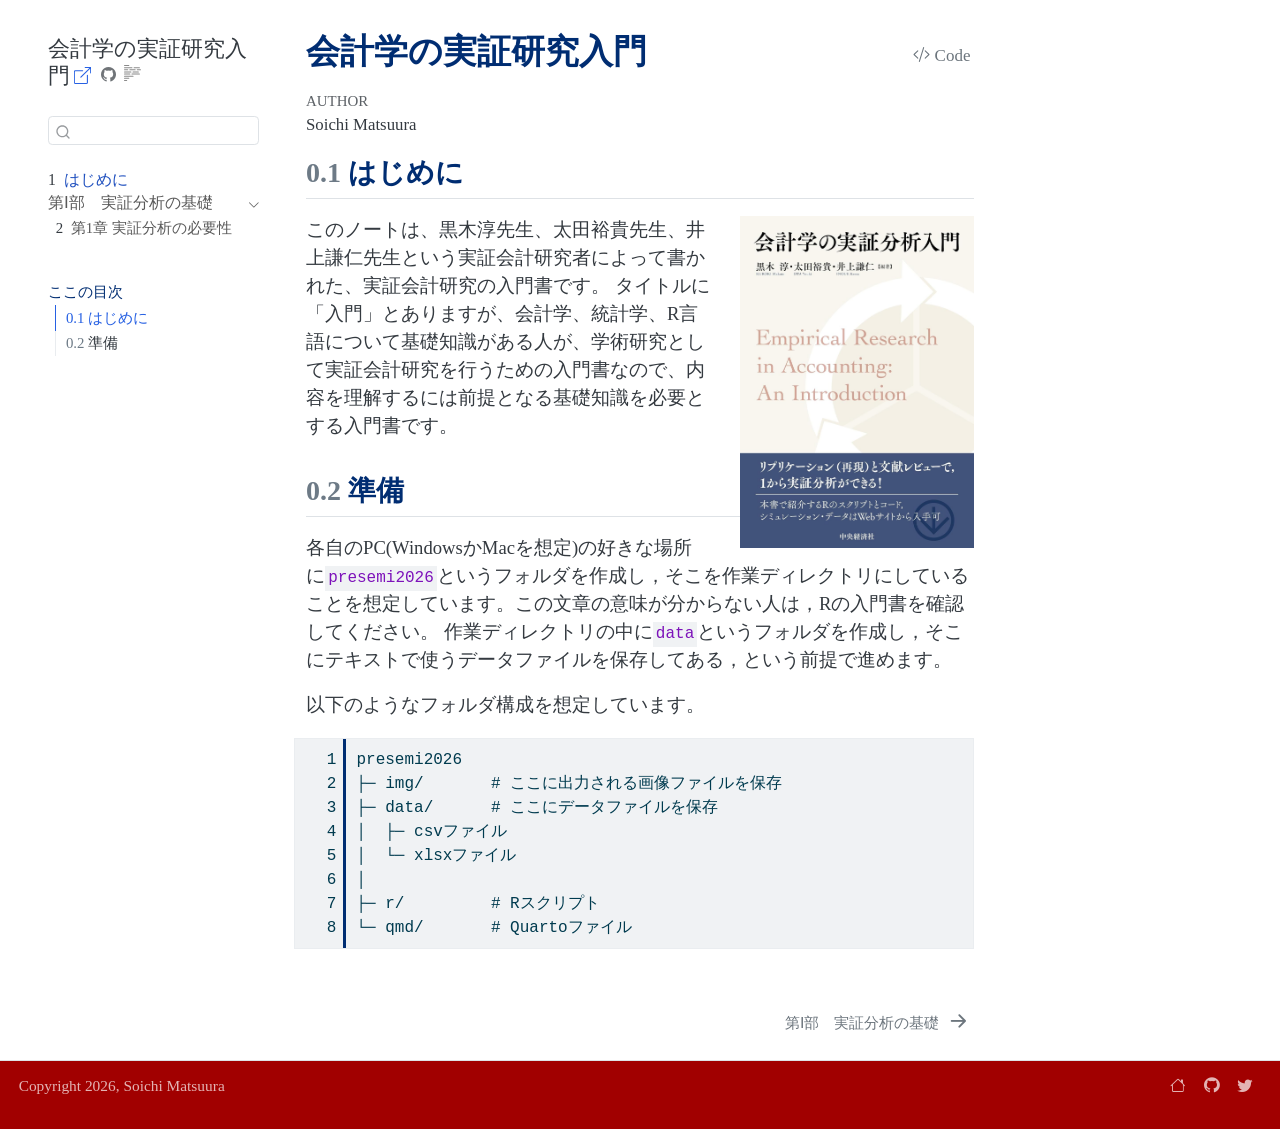
<file: docs/index.html>
<!DOCTYPE html>
<html xmlns="http://www.w3.org/1999/xhtml" lang="en" xml:lang="en"><head>

<meta charset="utf-8">
<meta name="generator" content="quarto-1.9.38">

<meta name="viewport" content="width=device-width, initial-scale=1.0, user-scalable=yes">

<meta name="author" content="Soichi Matsuura">

<title>会計学の実証研究入門</title>
<style>
/* Default styles provided by pandoc.
** See https://pandoc.org/MANUAL.html#variables-for-html for config info.
*/
code{white-space: pre-wrap;}
span.smallcaps{font-variant: small-caps;}
div.columns{display: flex; gap: min(4vw, 1.5em);}
div.column{flex: auto; overflow-x: auto;}
div.hanging-indent{margin-left: 1.5em; text-indent: -1.5em;}
ul.task-list{list-style: none;}
ul.task-list li input[type="checkbox"] {
  width: 0.8em;
  margin: 0 0.8em 0.2em -1em; /* quarto-specific, see https://github.com/quarto-dev/quarto-cli/issues/4556 */ 
  vertical-align: middle;
}
/* CSS for syntax highlighting */
html { -webkit-text-size-adjust: 100%; }
pre > code.sourceCode { white-space: pre; position: relative; }
pre > code.sourceCode > span { display: inline-block; line-height: 1.25; }
pre > code.sourceCode > span:empty { height: 1.2em; }
.sourceCode { overflow: visible; }
code.sourceCode > span { color: inherit; text-decoration: inherit; }
div.sourceCode { margin: 1em 0; }
pre.sourceCode { margin: 0; }
@media screen {
div.sourceCode { overflow: auto; }
}
@media print {
pre > code.sourceCode { white-space: pre-wrap; }
pre > code.sourceCode > span { text-indent: -5em; padding-left: 5em; }
}
pre.numberSource code
  { counter-reset: source-line 0; }
pre.numberSource code > span
  { position: relative; left: -4em; counter-increment: source-line; }
pre.numberSource code > span > a:first-child::before
  { content: counter(source-line);
    position: relative; left: -1em; text-align: right; vertical-align: baseline;
    border: none; display: inline-block;
    -webkit-touch-callout: none; -webkit-user-select: none;
    -khtml-user-select: none; -moz-user-select: none;
    -ms-user-select: none; user-select: none;
    padding: 0 4px; width: 4em;
  }
pre.numberSource { margin-left: 3em;  padding-left: 4px; }
div.sourceCode
  {   }
@media screen {
pre > code.sourceCode > span > a:first-child::before { text-decoration: underline; }
}
</style>


<script src="site_libs/quarto-nav/quarto-nav.js"></script>
<script src="site_libs/quarto-nav/headroom.min.js"></script>
<script src="site_libs/clipboard/clipboard.min.js"></script>
<script src="site_libs/quarto-search/autocomplete.umd.js"></script>
<script src="site_libs/quarto-search/fuse.min.js"></script>
<script src="site_libs/quarto-search/quarto-search.js"></script>
<meta name="quarto:offset" content="./">
<link href="./part01.html" rel="next">
<link href="./img/favicon.ico" rel="icon">
<script src="site_libs/quarto-html/quarto.js" type="module"></script>
<script src="site_libs/quarto-html/tabsets/tabsets.js" type="module"></script>
<script src="site_libs/quarto-html/popper.min.js"></script>
<script src="site_libs/quarto-html/tippy.umd.min.js"></script>
<script src="site_libs/quarto-html/anchor.min.js"></script>
<link href="site_libs/quarto-html/tippy.css" rel="stylesheet">
<link href="site_libs/quarto-html/quarto-syntax-highlighting-5cee525de9e9c723a0ffb6e8c3a362bc.css" rel="stylesheet" class="quarto-color-scheme" id="quarto-text-highlighting-styles">
<link href="site_libs/quarto-html/quarto-syntax-highlighting-dark-69f7bfc42f3ae9ab738005b1049d38df.css" rel="stylesheet" class="quarto-color-scheme quarto-color-alternate" id="quarto-text-highlighting-styles">
<link href="site_libs/quarto-html/quarto-syntax-highlighting-5cee525de9e9c723a0ffb6e8c3a362bc.css" rel="stylesheet" class="quarto-color-scheme-extra" id="quarto-text-highlighting-styles">
<script src="site_libs/bootstrap/bootstrap.min.js"></script>
<link href="site_libs/bootstrap/bootstrap-icons.css" rel="stylesheet">
<link href="site_libs/bootstrap/bootstrap-4821737fae1cfc579e75059a4b0a2faf.min.css" rel="stylesheet" append-hash="true" class="quarto-color-scheme" id="quarto-bootstrap" data-mode="light">
<link href="site_libs/bootstrap/bootstrap-dark-4821737fae1cfc579e75059a4b0a2faf.min.css" rel="stylesheet" append-hash="true" class="quarto-color-scheme quarto-color-alternate" id="quarto-bootstrap" data-mode="light">
<link href="site_libs/bootstrap/bootstrap-4821737fae1cfc579e75059a4b0a2faf.min.css" rel="stylesheet" append-hash="true" class="quarto-color-scheme-extra" id="quarto-bootstrap" data-mode="light">
<script src="site_libs/quarto-contrib/live-runtime/live-runtime.js" type="module"></script>
<link href="site_libs/quarto-contrib/live-runtime/live-runtime.css" rel="stylesheet">
<script id="quarto-search-options" type="application/json">{
  "location": "sidebar",
  "copy-button": false,
  "collapse-after": 3,
  "panel-placement": "start",
  "type": "textbox",
  "limit": 50,
  "keyboard-shortcut": [
    "f",
    "/",
    "s"
  ],
  "show-item-context": false,
  "language": {
    "search-no-results-text": "No results",
    "search-matching-documents-text": "matching documents",
    "search-copy-link-title": "Copy link to search",
    "search-hide-matches-text": "Hide additional matches",
    "search-more-match-text": "more match in this document",
    "search-more-matches-text": "more matches in this document",
    "search-clear-button-title": "Clear",
    "search-text-placeholder": "",
    "search-detached-cancel-button-title": "Cancel",
    "search-submit-button-title": "Submit",
    "search-label": "Search"
  }
}</script>
<script type="module" src="site_libs/quarto-ojs/quarto-ojs-runtime.js"></script>
<link href="site_libs/quarto-ojs/quarto-ojs.css" rel="stylesheet">


<meta name="twitter:title" content="会計学の実証研究入門">
<meta name="twitter:description" content="">
<meta name="twitter:image" content="https://so-ichi.com/img/EmpiricalAccountingResearch.jpg">
<meta name="twitter:card" content="summary_large_image">
</head>

<body class="nav-sidebar floating quarto-light">

<div id="quarto-search-results"></div>
  <header id="quarto-header" class="headroom fixed-top">
  <nav class="quarto-secondary-nav">
    <div class="container-fluid d-flex">
      <button type="button" class="quarto-btn-toggle btn" data-bs-toggle="collapse" role="button" data-bs-target=".quarto-sidebar-collapse-item" aria-controls="quarto-sidebar" aria-expanded="false" aria-label="Toggle sidebar navigation" onclick="if (window.quartoToggleHeadroom) { window.quartoToggleHeadroom(); }">
        <i class="bi bi-layout-text-sidebar-reverse"></i>
      </button>
        <nav class="quarto-page-breadcrumbs" aria-label="breadcrumb"><ol class="breadcrumb"><li class="breadcrumb-item"><a href="./index.html"><span class="chapter-number">1</span>&nbsp; <span class="chapter-title">はじめに</span></a></li></ol></nav>
        <a class="flex-grow-1" role="navigation" data-bs-toggle="collapse" data-bs-target=".quarto-sidebar-collapse-item" aria-controls="quarto-sidebar" aria-expanded="false" aria-label="Toggle sidebar navigation" onclick="if (window.quartoToggleHeadroom) { window.quartoToggleHeadroom(); }">      
        </a>
      <button type="button" class="btn quarto-search-button" aria-label="Search" onclick="window.quartoOpenSearch();">
        <i class="bi bi-search"></i>
      </button>
    </div>
  </nav>
</header>
<!-- content -->
<div id="quarto-content" class="quarto-container page-columns page-rows-contents page-layout-article">
<!-- sidebar -->
  <nav id="quarto-sidebar" class="sidebar collapse collapse-horizontal quarto-sidebar-collapse-item sidebar-navigation floating overflow-auto">
    <div class="pt-lg-2 mt-2 text-left sidebar-header">
    <div class="sidebar-title mb-0 py-0">
      <a href="./">会計学の実証研究入門</a> 
        <div class="sidebar-tools-main">
    <a href="https://github.com/ma2ura/Empirical_Accounting_Research/" title="Source Code" class="quarto-navigation-tool px-1" aria-label="Source Code"><i class="bi bi-github"></i></a>
  <a href="" class="quarto-reader-toggle quarto-navigation-tool px-1" onclick="window.quartoToggleReader(); return false;" title="Toggle reader mode">
  <div class="quarto-reader-toggle-btn">
  <i class="bi"></i>
  </div>
</a>
</div>
    </div>
      </div>
        <div class="mt-2 flex-shrink-0 align-items-center">
        <div class="sidebar-search">
        <div id="quarto-search" class="" title="Search"></div>
        </div>
        </div>
    <div class="sidebar-menu-container"> 
    <ul class="list-unstyled mt-1">
        <li class="sidebar-item">
  <div class="sidebar-item-container"> 
  <a href="./index.html" class="sidebar-item-text sidebar-link active">
 <span class="menu-text"><span class="chapter-number">1</span>&nbsp; <span class="chapter-title">はじめに</span></span></a>
  </div>
</li>
        <li class="sidebar-item sidebar-item-section">
      <div class="sidebar-item-container"> 
            <a href="./part01.html" class="sidebar-item-text sidebar-link">
 <span class="menu-text">第Ⅰ部　実証分析の基礎</span></a>
          <a class="sidebar-item-toggle text-start" data-bs-toggle="collapse" data-bs-target="#quarto-sidebar-section-1" role="navigation" aria-expanded="true" aria-label="Toggle section">
            <i class="bi bi-chevron-right ms-2"></i>
          </a> 
      </div>
      <ul id="quarto-sidebar-section-1" class="collapse list-unstyled sidebar-section depth1 show">  
          <li class="sidebar-item">
  <div class="sidebar-item-container"> 
  <a href="./chapter01.html" class="sidebar-item-text sidebar-link">
 <span class="menu-text"><span class="chapter-number">2</span>&nbsp; <span class="chapter-title">第1章 実証分析の必要性</span></span></a>
  </div>
</li>
      </ul>
  </li>
    </ul>
    </div>
    <nav id="TOC" role="doc-toc" class="toc-active" data-toc-expanded="99">
    <h2 id="toc-title">ここの目次</h2>
   
  <ul class="collapse">
  <li><a href="#はじめに" id="toc-はじめに" class="nav-link active" data-scroll-target="#はじめに"><span class="header-section-number">0.1</span> はじめに</a></li>
  <li><a href="#準備" id="toc-準備" class="nav-link" data-scroll-target="#準備"><span class="header-section-number">0.2</span> 準備</a></li>
  </ul>
</nav>
</nav>
<div id="quarto-sidebar-glass" class="quarto-sidebar-collapse-item" data-bs-toggle="collapse" data-bs-target=".quarto-sidebar-collapse-item"></div>
<!-- margin-sidebar -->
    <div id="quarto-margin-sidebar" class="sidebar margin-sidebar zindex-bottom">
    </div>
<!-- main -->
<main class="content" id="quarto-document-content">

<header id="title-block-header" class="quarto-title-block default">
<div class="quarto-title">
<div class="quarto-title-block"><div><h1 class="title">会計学の実証研究入門</h1><button type="button" class="btn code-tools-button" id="quarto-code-tools-source"><i class="bi"></i> Code</button></div></div>
</div>



<div class="quarto-title-meta">

    <div>
    <div class="quarto-title-meta-heading">Author</div>
    <div class="quarto-title-meta-contents">
             <p>Soichi Matsuura </p>
          </div>
  </div>
    
  
    
  </div>
  


</header>



<section id="はじめに" class="level2" data-number="0.1">
<h2 data-number="0.1" class="anchored" data-anchor-id="はじめに"><span class="header-section-number">0.1</span> はじめに</h2><p><img src="img/EmpiricalAccountingResearch.jpg" title="会計学の実証研究入門" class="quarto-cover-image nolightbox img-fluid"></p>
<p>このノートは、黒木淳先生、太田裕貴先生、井上謙仁先生という実証会計研究者によって書かれた、実証会計研究の入門書です。 タイトルに「入門」とありますが、会計学、統計学、R言語について基礎知識がある人が、学術研究として実証会計研究を行うための入門書なので、内容を理解するには前提となる基礎知識を必要とする入門書です。</p>
</section>
<section id="準備" class="level2" data-number="0.2">
<h2 data-number="0.2" class="anchored" data-anchor-id="準備"><span class="header-section-number">0.2</span> 準備</h2>
<p>各自のPC(WindowsかMacを想定)の好きな場所に<code>presemi2026</code>というフォルダを作成し，そこを作業ディレクトリにしていることを想定しています。この文章の意味が分からない人は，Rの入門書を確認してください。 作業ディレクトリの中に<code>data</code>というフォルダを作成し，そこにテキストで使うデータファイルを保存してある，という前提で進めます。</p>
<p>以下のようなフォルダ構成を想定しています。</p>
<div class="code-copy-outer-scaffold"><div class="sourceCode" id="cb1"><pre class="sourceCode numberSource text number-lines code-with-copy"><code class="sourceCode"><span id="cb1-1"><a href="#cb1-1"></a>presemi2026</span>
<span id="cb1-2"><a href="#cb1-2"></a>├─ img/       # ここに出力される画像ファイルを保存</span>
<span id="cb1-3"><a href="#cb1-3"></a>├─ data/      # ここにデータファイルを保存</span>
<span id="cb1-4"><a href="#cb1-4"></a>│  ├─ csvファイル</span>
<span id="cb1-5"><a href="#cb1-5"></a>│  └─ xlsxファイル</span>
<span id="cb1-6"><a href="#cb1-6"></a>│</span>
<span id="cb1-7"><a href="#cb1-7"></a>├─ r/         # Rスクリプト</span>
<span id="cb1-8"><a href="#cb1-8"></a>└─ qmd/       # Quartoファイル</span></code></pre></div><button title="Copy to Clipboard" class="code-copy-button"><i class="bi"></i></button></div>


<!-- -->

<script type="ojs-module-contents">
eyJjb250ZW50cyI6W119
</script>
<div id="exercise-loading-indicator" class="exercise-loading-indicator d-none d-flex align-items-center gap-2">
<div id="exercise-loading-status" class="d-flex gap-2">

</div>
<div class="spinner-grow spinner-grow-sm">

</div>
</div>
<script type="vfs-file">
W10=
</script>
</section>

<a onclick="window.scrollTo(0, 0); return false;" role="button" id="quarto-back-to-top"><i class="bi bi-arrow-up"></i> Back to top</a></main> <!-- /main -->
<script type="ojs-module-contents">
eyJjb250ZW50cyI6W119
</script>
<script type="module">
if (window.location.protocol === "file:") { alert("The OJS runtime does not work with file:// URLs. Please use a web server to view this document."); }
window._ojs.paths.runtimeToDoc = "../..";
window._ojs.paths.runtimeToRoot = "../..";
window._ojs.paths.docToRoot = "";
window._ojs.selfContained = false;
window._ojs.runtime.interpretFromScriptTags();
</script>
<script id="quarto-html-after-body" type="application/javascript">
  window.document.addEventListener("DOMContentLoaded", function (event) {
    const icon = "";
    const anchorJS = new window.AnchorJS();
    anchorJS.options = {
      placement: 'right',
      icon: icon
    };
    anchorJS.add('.anchored');
    const isCodeAnnotation = (el) => {
      for (const clz of el.classList) {
        if (clz.startsWith('code-annotation-')) {                     
          return true;
        }
      }
      return false;
    }
    const onCopySuccess = function(e) {
      // button target
      const button = e.trigger;
      // don't keep focus
      button.blur();
      // flash "checked"
      button.classList.add('code-copy-button-checked');
      var currentTitle = button.getAttribute("title");
      button.setAttribute("title", "Copied!");
      let tooltip;
      if (window.bootstrap) {
        button.setAttribute("data-bs-toggle", "tooltip");
        button.setAttribute("data-bs-placement", "left");
        button.setAttribute("data-bs-title", "Copied!");
        tooltip = new bootstrap.Tooltip(button, 
          { trigger: "manual", 
            customClass: "code-copy-button-tooltip",
            offset: [0, -8]});
        tooltip.show();    
      }
      setTimeout(function() {
        if (tooltip) {
          tooltip.hide();
          button.removeAttribute("data-bs-title");
          button.removeAttribute("data-bs-toggle");
          button.removeAttribute("data-bs-placement");
        }
        button.setAttribute("title", currentTitle);
        button.classList.remove('code-copy-button-checked');
      }, 1000);
      // clear code selection
      e.clearSelection();
    }
    const getTextToCopy = function(trigger) {
      const outerScaffold = trigger.parentElement.cloneNode(true);
      const codeEl = outerScaffold.querySelector('code');
      for (const childEl of codeEl.children) {
        if (isCodeAnnotation(childEl)) {
          childEl.remove();
        }
      }
      return codeEl.innerText;
    }
    const clipboard = new window.ClipboardJS('.code-copy-button:not([data-in-quarto-modal])', {
      text: getTextToCopy
    });
    clipboard.on('success', onCopySuccess);
    if (window.document.getElementById('quarto-embedded-source-code-modal')) {
      const clipboardModal = new window.ClipboardJS('.code-copy-button[data-in-quarto-modal]', {
        text: getTextToCopy,
        container: window.document.getElementById('quarto-embedded-source-code-modal')
      });
      clipboardModal.on('success', onCopySuccess);
    }
    const viewSource = window.document.getElementById('quarto-view-source') ||
                       window.document.getElementById('quarto-code-tools-source');
    if (viewSource) {
      const sourceUrl = viewSource.getAttribute("data-quarto-source-url");
      viewSource.addEventListener("click", function(e) {
        if (sourceUrl) {
          // rstudio viewer pane
          if (/\bcapabilities=\b/.test(window.location)) {
            window.open(sourceUrl);
          } else {
            window.location.href = sourceUrl;
          }
        } else {
          const modal = new bootstrap.Modal(document.getElementById('quarto-embedded-source-code-modal'));
          modal.show();
        }
        return false;
      });
    }
    function toggleCodeHandler(show) {
      return function(e) {
        const detailsSrc = window.document.querySelectorAll(".cell > details > .sourceCode");
        for (let i=0; i<detailsSrc.length; i++) {
          const details = detailsSrc[i].parentElement;
          if (show) {
            details.open = true;
          } else {
            details.removeAttribute("open");
          }
        }
        const cellCodeDivs = window.document.querySelectorAll(".cell > .sourceCode");
        const fromCls = show ? "hidden" : "unhidden";
        const toCls = show ? "unhidden" : "hidden";
        for (let i=0; i<cellCodeDivs.length; i++) {
          const codeDiv = cellCodeDivs[i];
          if (codeDiv.classList.contains(fromCls)) {
            codeDiv.classList.remove(fromCls);
            codeDiv.classList.add(toCls);
          } 
        }
        return false;
      }
    }
    const hideAllCode = window.document.getElementById("quarto-hide-all-code");
    if (hideAllCode) {
      hideAllCode.addEventListener("click", toggleCodeHandler(false));
    }
    const showAllCode = window.document.getElementById("quarto-show-all-code");
    if (showAllCode) {
      showAllCode.addEventListener("click", toggleCodeHandler(true));
    }
      var localhostRegex = new RegExp(/^(?:http|https):\/\/localhost\:?[0-9]*\//);
      var mailtoRegex = new RegExp(/^mailto:/);
        var filterRegex = new RegExp("https:\/\/so-ichi\.com");
      var isInternal = (href) => {
          return filterRegex.test(href) || localhostRegex.test(href) || mailtoRegex.test(href);
      }
      // Inspect non-navigation links and adorn them if external
     var links = window.document.querySelectorAll('a[href]:not(.nav-link):not(.navbar-brand):not(.toc-action):not(.sidebar-link):not(.sidebar-item-toggle):not(.pagination-link):not(.no-external):not([aria-hidden]):not(.dropdown-item):not(.quarto-navigation-tool):not(.about-link)');
      for (var i=0; i<links.length; i++) {
        const link = links[i];
        if (!isInternal(link.href)) {
          // undo the damage that might have been done by quarto-nav.js in the case of
          // links that we want to consider external
          if (link.dataset.originalHref !== undefined) {
            link.href = link.dataset.originalHref;
          }
            // default icon
            link.classList.add("external");
        }
      }
    function tippyHover(el, contentFn, onTriggerFn, onUntriggerFn) {
      const config = {
        allowHTML: true,
        maxWidth: 500,
        delay: 100,
        arrow: false,
        appendTo: function(el) {
            return el.parentElement;
        },
        interactive: true,
        interactiveBorder: 10,
        theme: 'quarto',
        placement: 'bottom-start',
      };
      if (contentFn) {
        config.content = contentFn;
      }
      if (onTriggerFn) {
        config.onTrigger = onTriggerFn;
      }
      if (onUntriggerFn) {
        config.onUntrigger = onUntriggerFn;
      }
      window.tippy(el, config); 
    }
    const noterefs = window.document.querySelectorAll('a[role="doc-noteref"]');
    for (var i=0; i<noterefs.length; i++) {
      const ref = noterefs[i];
      tippyHover(ref, function() {
        // use id or data attribute instead here
        let href = ref.getAttribute('data-footnote-href') || ref.getAttribute('href');
        try { href = new URL(href).hash; } catch {}
        const id = href.replace(/^#\/?/, "");
        const note = window.document.getElementById(id);
        if (note) {
          return note.innerHTML;
        } else {
          return "";
        }
      });
    }
    const xrefs = window.document.querySelectorAll('a.quarto-xref');
    const processXRef = (id, note) => {
      // Strip column container classes
      const stripColumnClz = (el) => {
        el.classList.remove("page-full", "page-columns");
        if (el.children) {
          for (const child of el.children) {
            stripColumnClz(child);
          }
        }
      }
      stripColumnClz(note)
      if (id === null || id.startsWith('sec-')) {
        // Special case sections, only their first couple elements
        const container = document.createElement("div");
        if (note.children && note.children.length > 2) {
          container.appendChild(note.children[0].cloneNode(true));
          for (let i = 1; i < note.children.length; i++) {
            const child = note.children[i];
            if (child.tagName === "P" && child.innerText === "") {
              continue;
            } else {
              container.appendChild(child.cloneNode(true));
              break;
            }
          }
          if (window.Quarto?.typesetMath) {
            window.Quarto.typesetMath(container);
          }
          return container.innerHTML
        } else {
          if (window.Quarto?.typesetMath) {
            window.Quarto.typesetMath(note);
          }
          return note.innerHTML;
        }
      } else {
        // Remove any anchor links if they are present
        const anchorLink = note.querySelector('a.anchorjs-link');
        if (anchorLink) {
          anchorLink.remove();
        }
        if (window.Quarto?.typesetMath) {
          window.Quarto.typesetMath(note);
        }
        if (note.classList.contains("callout")) {
          return note.outerHTML;
        } else {
          return note.innerHTML;
        }
      }
    }
    for (var i=0; i<xrefs.length; i++) {
      const xref = xrefs[i];
      tippyHover(xref, undefined, function(instance) {
        instance.disable();
        let url = xref.getAttribute('href');
        let hash = undefined; 
        if (url.startsWith('#')) {
          hash = url;
        } else {
          try { hash = new URL(url).hash; } catch {}
        }
        if (hash) {
          const id = hash.replace(/^#\/?/, "");
          const note = window.document.getElementById(id);
          if (note !== null) {
            try {
              const html = processXRef(id, note.cloneNode(true));
              instance.setContent(html);
            } finally {
              instance.enable();
              instance.show();
            }
          } else {
            // See if we can fetch this
            fetch(url.split('#')[0])
            .then(res => res.text())
            .then(html => {
              const parser = new DOMParser();
              const htmlDoc = parser.parseFromString(html, "text/html");
              const note = htmlDoc.getElementById(id);
              if (note !== null) {
                const html = processXRef(id, note);
                instance.setContent(html);
              } 
            }).finally(() => {
              instance.enable();
              instance.show();
            });
          }
        } else {
          // See if we can fetch a full url (with no hash to target)
          // This is a special case and we should probably do some content thinning / targeting
          fetch(url)
          .then(res => res.text())
          .then(html => {
            const parser = new DOMParser();
            const htmlDoc = parser.parseFromString(html, "text/html");
            const note = htmlDoc.querySelector('main.content');
            if (note !== null) {
              // This should only happen for chapter cross references
              // (since there is no id in the URL)
              // remove the first header
              if (note.children.length > 0 && note.children[0].tagName === "HEADER") {
                note.children[0].remove();
              }
              const html = processXRef(null, note);
              instance.setContent(html);
            } 
          }).finally(() => {
            instance.enable();
            instance.show();
          });
        }
      }, function(instance) {
      });
    }
        let selectedAnnoteEl;
        const selectorForAnnotation = ( cell, annotation) => {
          let cellAttr = 'data-code-cell="' + cell + '"';
          let lineAttr = 'data-code-annotation="' +  annotation + '"';
          const selector = 'span[' + cellAttr + '][' + lineAttr + ']';
          return selector;
        }
        const selectCodeLines = (annoteEl) => {
          const doc = window.document;
          const targetCell = annoteEl.getAttribute("data-target-cell");
          const targetAnnotation = annoteEl.getAttribute("data-target-annotation");
          const annoteSpan = window.document.querySelector(selectorForAnnotation(targetCell, targetAnnotation));
          const lines = annoteSpan.getAttribute("data-code-lines").split(",");
          const lineIds = lines.map((line) => {
            return targetCell + "-" + line;
          })
          let top = null;
          let height = null;
          let parent = null;
          if (lineIds.length > 0) {
              //compute the position of the single el (top and bottom and make a div)
              const el = window.document.getElementById(lineIds[0]);
              top = el.offsetTop;
              height = el.offsetHeight;
              parent = el.parentElement.parentElement;
            if (lineIds.length > 1) {
              const lastEl = window.document.getElementById(lineIds[lineIds.length - 1]);
              const bottom = lastEl.offsetTop + lastEl.offsetHeight;
              height = bottom - top;
            }
            if (top !== null && height !== null && parent !== null) {
              // cook up a div (if necessary) and position it 
              let div = window.document.getElementById("code-annotation-line-highlight");
              if (div === null) {
                div = window.document.createElement("div");
                div.setAttribute("id", "code-annotation-line-highlight");
                div.style.position = 'absolute';
                parent.appendChild(div);
              }
              div.style.top = top - 2 + "px";
              div.style.height = height + 4 + "px";
              div.style.left = 0;
              let gutterDiv = window.document.getElementById("code-annotation-line-highlight-gutter");
              if (gutterDiv === null) {
                gutterDiv = window.document.createElement("div");
                gutterDiv.setAttribute("id", "code-annotation-line-highlight-gutter");
                gutterDiv.style.position = 'absolute';
                const codeCell = window.document.getElementById(targetCell);
                const gutter = codeCell.querySelector('.code-annotation-gutter');
                gutter.appendChild(gutterDiv);
              }
              gutterDiv.style.top = top - 2 + "px";
              gutterDiv.style.height = height + 4 + "px";
            }
            selectedAnnoteEl = annoteEl;
          }
        };
        const unselectCodeLines = () => {
          const elementsIds = ["code-annotation-line-highlight", "code-annotation-line-highlight-gutter"];
          elementsIds.forEach((elId) => {
            const div = window.document.getElementById(elId);
            if (div) {
              div.remove();
            }
          });
          selectedAnnoteEl = undefined;
        };
          // Handle positioning of the toggle
      window.addEventListener(
        "resize",
        throttle(() => {
          elRect = undefined;
          if (selectedAnnoteEl) {
            selectCodeLines(selectedAnnoteEl);
          }
        }, 10)
      );
      function throttle(fn, ms) {
      let throttle = false;
      let timer;
        return (...args) => {
          if(!throttle) { // first call gets through
              fn.apply(this, args);
              throttle = true;
          } else { // all the others get throttled
              if(timer) clearTimeout(timer); // cancel #2
              timer = setTimeout(() => {
                fn.apply(this, args);
                timer = throttle = false;
              }, ms);
          }
        };
      }
        // Attach click handler to the DT
        const annoteDls = window.document.querySelectorAll('dt[data-target-cell]');
        for (const annoteDlNode of annoteDls) {
          annoteDlNode.addEventListener('click', (event) => {
            const clickedEl = event.target;
            if (clickedEl !== selectedAnnoteEl) {
              unselectCodeLines();
              const activeEl = window.document.querySelector('dt[data-target-cell].code-annotation-active');
              if (activeEl) {
                activeEl.classList.remove('code-annotation-active');
              }
              selectCodeLines(clickedEl);
              clickedEl.classList.add('code-annotation-active');
            } else {
              // Unselect the line
              unselectCodeLines();
              clickedEl.classList.remove('code-annotation-active');
            }
          });
        }
    const findCites = (el) => {
      const parentEl = el.parentElement;
      if (parentEl) {
        const cites = parentEl.dataset.cites;
        if (cites) {
          return {
            el,
            cites: cites.split(' ')
          };
        } else {
          return findCites(el.parentElement)
        }
      } else {
        return undefined;
      }
    };
    var bibliorefs = window.document.querySelectorAll('a[role="doc-biblioref"]');
    for (var i=0; i<bibliorefs.length; i++) {
      const ref = bibliorefs[i];
      const citeInfo = findCites(ref);
      if (citeInfo) {
        tippyHover(citeInfo.el, function() {
          var popup = window.document.createElement('div');
          citeInfo.cites.forEach(function(cite) {
            var citeDiv = window.document.createElement('div');
            citeDiv.classList.add('hanging-indent');
            citeDiv.classList.add('csl-entry');
            var biblioDiv = window.document.getElementById('ref-' + cite);
            if (biblioDiv) {
              citeDiv.innerHTML = biblioDiv.innerHTML;
            }
            popup.appendChild(citeDiv);
          });
          return popup.innerHTML;
        });
      }
    }
  });
  </script>
<nav class="page-navigation">
  <div class="nav-page nav-page-previous">
  </div>
  <div class="nav-page nav-page-next">
      <a href="./part01.html" class="pagination-link" aria-label="第Ⅰ部　実証分析の基礎">
        <span class="nav-page-text">第Ⅰ部　実証分析の基礎</span> <i class="bi bi-arrow-right-short"></i>
      </a>
  </div>
</nav><div class="modal fade" id="quarto-embedded-source-code-modal" tabindex="-1" aria-labelledby="quarto-embedded-source-code-modal-label" aria-hidden="true"><div class="modal-dialog modal-dialog-scrollable"><div class="modal-content"><div class="modal-header"><h5 class="modal-title" id="quarto-embedded-source-code-modal-label">Source Code</h5><button class="btn-close" data-bs-dismiss="modal"></button></div><div class="modal-body"><div class="">
<div class="code-copy-outer-scaffold"><div class="sourceCode" id="cb2" data-shortcodes="false"><pre class="sourceCode numberSource markdown number-lines code-with-copy"><code class="sourceCode markdown"><span id="cb2-1"><a href="#cb2-1"></a><span class="fu">## はじめに</span></span>
<span id="cb2-2"><a href="#cb2-2"></a></span>
<span id="cb2-3"><a href="#cb2-3"></a>このノートは、黒木淳先生、太田裕貴先生、井上謙仁先生という実証会計研究者によって書かれた、実証会計研究の入門書です。</span>
<span id="cb2-4"><a href="#cb2-4"></a>タイトルに「入門」とありますが、会計学、統計学、R言語について基礎知識がある人が、学術研究として実証会計研究を行うための入門書なので、内容を理解するには前提となる基礎知識を必要とする入門書です。</span>
<span id="cb2-5"><a href="#cb2-5"></a></span>
<span id="cb2-6"><a href="#cb2-6"></a></span>
<span id="cb2-7"><a href="#cb2-7"></a></span>
<span id="cb2-8"><a href="#cb2-8"></a><span class="fu">## 準備</span></span>
<span id="cb2-9"><a href="#cb2-9"></a></span>
<span id="cb2-10"><a href="#cb2-10"></a>各自のPC(WindowsかMacを想定)の好きな場所に<span class="in">`presemi2026`</span>というフォルダを作成し，そこを作業ディレクトリにしていることを想定しています。この文章の意味が分からない人は，Rの入門書を確認してください。</span>
<span id="cb2-11"><a href="#cb2-11"></a>作業ディレクトリの中に<span class="in">`data`</span>というフォルダを作成し，そこにテキストで使うデータファイルを保存してある，という前提で進めます。</span>
<span id="cb2-12"><a href="#cb2-12"></a></span>
<span id="cb2-13"><a href="#cb2-13"></a>以下のようなフォルダ構成を想定しています。</span>
<span id="cb2-14"><a href="#cb2-14"></a></span>
<span id="cb2-15"><a href="#cb2-15"></a><span class="in">```text</span></span>
<span id="cb2-16"><a href="#cb2-16"></a><span class="in">presemi2026</span></span>
<span id="cb2-17"><a href="#cb2-17"></a><span class="in">├─ img/       # ここに出力される画像ファイルを保存</span></span>
<span id="cb2-18"><a href="#cb2-18"></a><span class="in">├─ data/      # ここにデータファイルを保存</span></span>
<span id="cb2-19"><a href="#cb2-19"></a><span class="in">│  ├─ csvファイル</span></span>
<span id="cb2-20"><a href="#cb2-20"></a><span class="in">│  └─ xlsxファイル</span></span>
<span id="cb2-21"><a href="#cb2-21"></a><span class="in">│</span></span>
<span id="cb2-22"><a href="#cb2-22"></a><span class="in">├─ r/         # Rスクリプト</span></span>
<span id="cb2-23"><a href="#cb2-23"></a><span class="in">└─ qmd/       # Quartoファイル</span></span>
<span id="cb2-24"><a href="#cb2-24"></a><span class="in">```</span></span></code></pre></div><button title="Copy to Clipboard" class="code-copy-button" data-in-quarto-modal=""><i class="bi"></i></button></div>
</div></div></div></div></div>
</div> <!-- /content -->
<footer class="footer">
  <div class="nav-footer">
    <div class="nav-footer-left">
<p>Copyright 2026, Soichi Matsuura</p>
</div>   
    <div class="nav-footer-center">
      &nbsp;
    </div>
    <div class="nav-footer-right">
      <ul class="footer-items list-unstyled">
    <li class="nav-item compact">
    <a class="nav-link" href="https://so-ichi.com/r.html">
      <i class="bi bi-house" role="img">
</i> 
    </a>
  </li>  
    <li class="nav-item compact">
    <a class="nav-link" href="https://github.com/ma2ura">
      <i class="bi bi-github" role="img">
</i> 
    </a>
  </li>  
    <li class="nav-item compact">
    <a class="nav-link" href="https://twitter.com/matsuura_rits">
      <i class="bi bi-twitter" role="img" aria-label="Twitter">
</i> 
    </a>
  </li>  
</ul>
    </div>
  </div>
</footer>




</body></html>
</file>
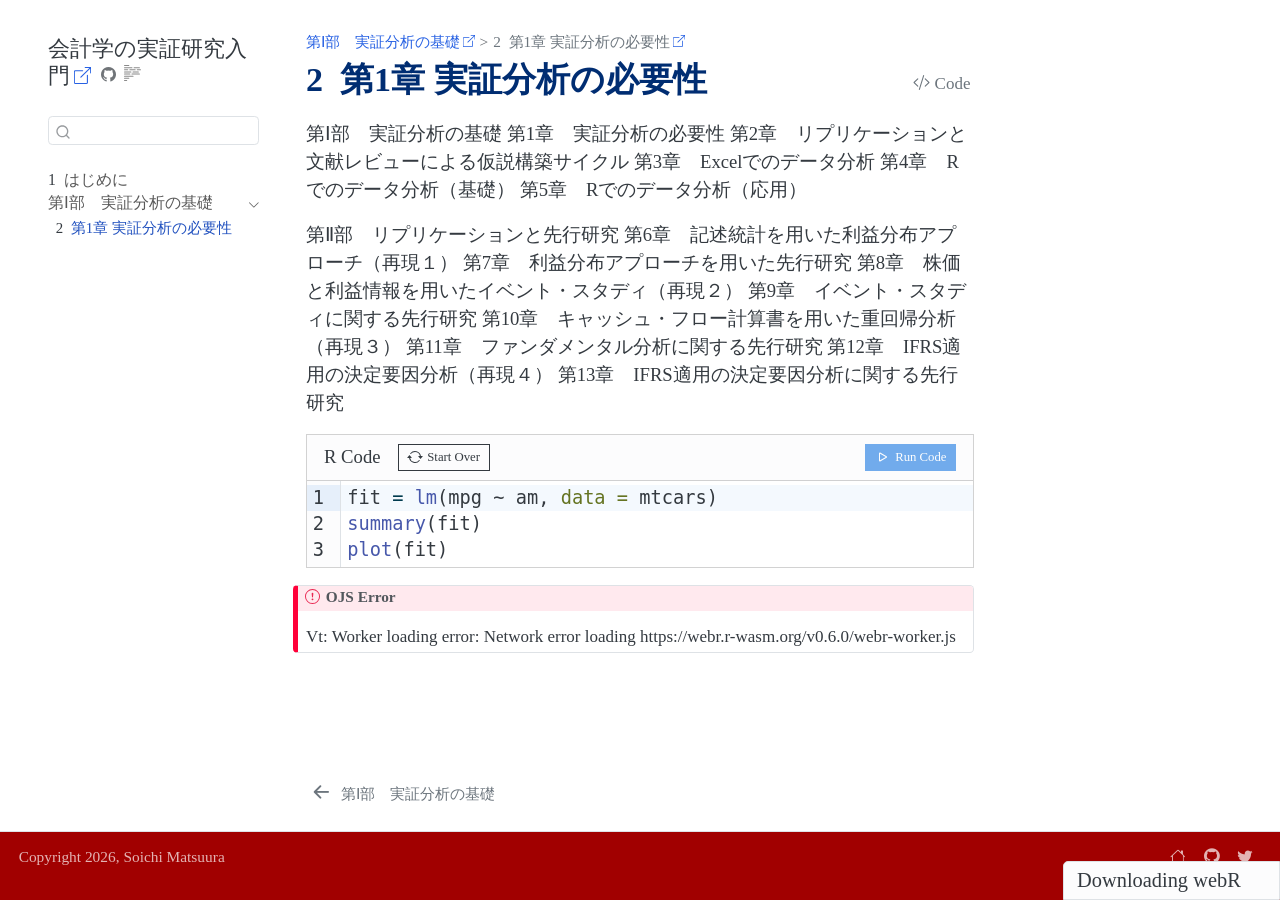
<file: docs/chapter01.html>
<!DOCTYPE html>
<html xmlns="http://www.w3.org/1999/xhtml" lang="en" xml:lang="en"><head>

<meta charset="utf-8">
<meta name="generator" content="quarto-1.9.38">

<meta name="viewport" content="width=device-width, initial-scale=1.0, user-scalable=yes">

<meta name="author" content="Soichi Matsuura">

<title>2&nbsp; 第1章 実証分析の必要性 – 会計学の実証研究入門</title>
<style>
/* Default styles provided by pandoc.
** See https://pandoc.org/MANUAL.html#variables-for-html for config info.
*/
code{white-space: pre-wrap;}
span.smallcaps{font-variant: small-caps;}
div.columns{display: flex; gap: min(4vw, 1.5em);}
div.column{flex: auto; overflow-x: auto;}
div.hanging-indent{margin-left: 1.5em; text-indent: -1.5em;}
ul.task-list{list-style: none;}
ul.task-list li input[type="checkbox"] {
  width: 0.8em;
  margin: 0 0.8em 0.2em -1em; /* quarto-specific, see https://github.com/quarto-dev/quarto-cli/issues/4556 */ 
  vertical-align: middle;
}
/* CSS for syntax highlighting */
html { -webkit-text-size-adjust: 100%; }
pre > code.sourceCode { white-space: pre; position: relative; }
pre > code.sourceCode > span { display: inline-block; line-height: 1.25; }
pre > code.sourceCode > span:empty { height: 1.2em; }
.sourceCode { overflow: visible; }
code.sourceCode > span { color: inherit; text-decoration: inherit; }
div.sourceCode { margin: 1em 0; }
pre.sourceCode { margin: 0; }
@media screen {
div.sourceCode { overflow: auto; }
}
@media print {
pre > code.sourceCode { white-space: pre-wrap; }
pre > code.sourceCode > span { text-indent: -5em; padding-left: 5em; }
}
pre.numberSource code
  { counter-reset: source-line 0; }
pre.numberSource code > span
  { position: relative; left: -4em; counter-increment: source-line; }
pre.numberSource code > span > a:first-child::before
  { content: counter(source-line);
    position: relative; left: -1em; text-align: right; vertical-align: baseline;
    border: none; display: inline-block;
    -webkit-touch-callout: none; -webkit-user-select: none;
    -khtml-user-select: none; -moz-user-select: none;
    -ms-user-select: none; user-select: none;
    padding: 0 4px; width: 4em;
  }
pre.numberSource { margin-left: 3em;  padding-left: 4px; }
div.sourceCode
  {   }
@media screen {
pre > code.sourceCode > span > a:first-child::before { text-decoration: underline; }
}
</style>


<script src="site_libs/quarto-nav/quarto-nav.js"></script>
<script src="site_libs/quarto-nav/headroom.min.js"></script>
<script src="site_libs/clipboard/clipboard.min.js"></script>
<script src="site_libs/quarto-search/autocomplete.umd.js"></script>
<script src="site_libs/quarto-search/fuse.min.js"></script>
<script src="site_libs/quarto-search/quarto-search.js"></script>
<meta name="quarto:offset" content="./">
<link href="./part01.html" rel="prev">
<link href="./img/favicon.ico" rel="icon">
<script src="site_libs/quarto-html/quarto.js" type="module"></script>
<script src="site_libs/quarto-html/tabsets/tabsets.js" type="module"></script>
<script src="site_libs/quarto-html/popper.min.js"></script>
<script src="site_libs/quarto-html/tippy.umd.min.js"></script>
<script src="site_libs/quarto-html/anchor.min.js"></script>
<link href="site_libs/quarto-html/tippy.css" rel="stylesheet">
<link href="site_libs/quarto-html/quarto-syntax-highlighting-5cee525de9e9c723a0ffb6e8c3a362bc.css" rel="stylesheet" class="quarto-color-scheme" id="quarto-text-highlighting-styles">
<link href="site_libs/quarto-html/quarto-syntax-highlighting-dark-69f7bfc42f3ae9ab738005b1049d38df.css" rel="stylesheet" class="quarto-color-scheme quarto-color-alternate" id="quarto-text-highlighting-styles">
<link href="site_libs/quarto-html/quarto-syntax-highlighting-5cee525de9e9c723a0ffb6e8c3a362bc.css" rel="stylesheet" class="quarto-color-scheme-extra" id="quarto-text-highlighting-styles">
<script src="site_libs/bootstrap/bootstrap.min.js"></script>
<link href="site_libs/bootstrap/bootstrap-icons.css" rel="stylesheet">
<link href="site_libs/bootstrap/bootstrap-4821737fae1cfc579e75059a4b0a2faf.min.css" rel="stylesheet" append-hash="true" class="quarto-color-scheme" id="quarto-bootstrap" data-mode="light">
<link href="site_libs/bootstrap/bootstrap-dark-4821737fae1cfc579e75059a4b0a2faf.min.css" rel="stylesheet" append-hash="true" class="quarto-color-scheme quarto-color-alternate" id="quarto-bootstrap" data-mode="light">
<link href="site_libs/bootstrap/bootstrap-4821737fae1cfc579e75059a4b0a2faf.min.css" rel="stylesheet" append-hash="true" class="quarto-color-scheme-extra" id="quarto-bootstrap" data-mode="light">
<script src="site_libs/quarto-contrib/live-runtime/live-runtime.js" type="module"></script>
<link href="site_libs/quarto-contrib/live-runtime/live-runtime.css" rel="stylesheet">
<script id="quarto-search-options" type="application/json">{
  "location": "sidebar",
  "copy-button": false,
  "collapse-after": 3,
  "panel-placement": "start",
  "type": "textbox",
  "limit": 50,
  "keyboard-shortcut": [
    "f",
    "/",
    "s"
  ],
  "show-item-context": false,
  "language": {
    "search-no-results-text": "No results",
    "search-matching-documents-text": "matching documents",
    "search-copy-link-title": "Copy link to search",
    "search-hide-matches-text": "Hide additional matches",
    "search-more-match-text": "more match in this document",
    "search-more-matches-text": "more matches in this document",
    "search-clear-button-title": "Clear",
    "search-text-placeholder": "",
    "search-detached-cancel-button-title": "Cancel",
    "search-submit-button-title": "Submit",
    "search-label": "Search"
  }
}</script>
<script type="module" src="site_libs/quarto-ojs/quarto-ojs-runtime.js"></script>
<link href="site_libs/quarto-ojs/quarto-ojs.css" rel="stylesheet">


<meta name="twitter:title" content="2&nbsp; 第1章 実証分析の必要性 – 会計学の実証研究入門">
<meta name="twitter:description" content="">
<meta name="twitter:card" content="summary">
</head>

<body class="nav-sidebar floating quarto-light">

<div id="quarto-search-results"></div>
  <header id="quarto-header" class="headroom fixed-top">
  <nav class="quarto-secondary-nav">
    <div class="container-fluid d-flex">
      <button type="button" class="quarto-btn-toggle btn" data-bs-toggle="collapse" role="button" data-bs-target=".quarto-sidebar-collapse-item" aria-controls="quarto-sidebar" aria-expanded="false" aria-label="Toggle sidebar navigation" onclick="if (window.quartoToggleHeadroom) { window.quartoToggleHeadroom(); }">
        <i class="bi bi-layout-text-sidebar-reverse"></i>
      </button>
        <nav class="quarto-page-breadcrumbs" aria-label="breadcrumb"><ol class="breadcrumb"><li class="breadcrumb-item"><a href="./part01.html">第Ⅰ部　実証分析の基礎</a></li><li class="breadcrumb-item"><a href="./chapter01.html"><span class="chapter-number">2</span>&nbsp; <span class="chapter-title">第1章 実証分析の必要性</span></a></li></ol></nav>
        <a class="flex-grow-1" role="navigation" data-bs-toggle="collapse" data-bs-target=".quarto-sidebar-collapse-item" aria-controls="quarto-sidebar" aria-expanded="false" aria-label="Toggle sidebar navigation" onclick="if (window.quartoToggleHeadroom) { window.quartoToggleHeadroom(); }">      
        </a>
      <button type="button" class="btn quarto-search-button" aria-label="Search" onclick="window.quartoOpenSearch();">
        <i class="bi bi-search"></i>
      </button>
    </div>
  </nav>
</header>
<!-- content -->
<div id="quarto-content" class="quarto-container page-columns page-rows-contents page-layout-article">
<!-- sidebar -->
  <nav id="quarto-sidebar" class="sidebar collapse collapse-horizontal quarto-sidebar-collapse-item sidebar-navigation floating overflow-auto">
    <div class="pt-lg-2 mt-2 text-left sidebar-header">
    <div class="sidebar-title mb-0 py-0">
      <a href="./">会計学の実証研究入門</a> 
        <div class="sidebar-tools-main">
    <a href="https://github.com/ma2ura/Empirical_Accounting_Research/" title="Source Code" class="quarto-navigation-tool px-1" aria-label="Source Code"><i class="bi bi-github"></i></a>
  <a href="" class="quarto-reader-toggle quarto-navigation-tool px-1" onclick="window.quartoToggleReader(); return false;" title="Toggle reader mode">
  <div class="quarto-reader-toggle-btn">
  <i class="bi"></i>
  </div>
</a>
</div>
    </div>
      </div>
        <div class="mt-2 flex-shrink-0 align-items-center">
        <div class="sidebar-search">
        <div id="quarto-search" class="" title="Search"></div>
        </div>
        </div>
    <div class="sidebar-menu-container"> 
    <ul class="list-unstyled mt-1">
        <li class="sidebar-item">
  <div class="sidebar-item-container"> 
  <a href="./index.html" class="sidebar-item-text sidebar-link">
 <span class="menu-text"><span class="chapter-number">1</span>&nbsp; <span class="chapter-title">はじめに</span></span></a>
  </div>
</li>
        <li class="sidebar-item sidebar-item-section">
      <div class="sidebar-item-container"> 
            <a href="./part01.html" class="sidebar-item-text sidebar-link">
 <span class="menu-text">第Ⅰ部　実証分析の基礎</span></a>
          <a class="sidebar-item-toggle text-start" data-bs-toggle="collapse" data-bs-target="#quarto-sidebar-section-1" role="navigation" aria-expanded="true" aria-label="Toggle section">
            <i class="bi bi-chevron-right ms-2"></i>
          </a> 
      </div>
      <ul id="quarto-sidebar-section-1" class="collapse list-unstyled sidebar-section depth1 show">  
          <li class="sidebar-item">
  <div class="sidebar-item-container"> 
  <a href="./chapter01.html" class="sidebar-item-text sidebar-link active">
 <span class="menu-text"><span class="chapter-number">2</span>&nbsp; <span class="chapter-title">第1章 実証分析の必要性</span></span></a>
  </div>
</li>
      </ul>
  </li>
    </ul>
    </div>
    
</nav>
<div id="quarto-sidebar-glass" class="quarto-sidebar-collapse-item" data-bs-toggle="collapse" data-bs-target=".quarto-sidebar-collapse-item"></div>
<!-- margin-sidebar -->
    <div id="quarto-margin-sidebar" class="sidebar margin-sidebar zindex-bottom">
    </div>
<!-- main -->
<main class="content" id="quarto-document-content">

<header id="title-block-header" class="quarto-title-block default"><nav class="quarto-page-breadcrumbs quarto-title-breadcrumbs d-none d-lg-block" aria-label="breadcrumb"><ol class="breadcrumb"><li class="breadcrumb-item"><a href="./part01.html">第Ⅰ部　実証分析の基礎</a></li><li class="breadcrumb-item"><a href="./chapter01.html"><span class="chapter-number">2</span>&nbsp; <span class="chapter-title">第1章 実証分析の必要性</span></a></li></ol></nav>
<div class="quarto-title">
<div class="quarto-title-block"><div><h1 class="title"><span class="chapter-number">2</span>&nbsp; <span class="chapter-title">第1章 実証分析の必要性</span></h1><button type="button" class="btn code-tools-button" id="quarto-code-tools-source"><i class="bi"></i> Code</button></div></div>
</div>



<div class="quarto-title-meta">

    
  
    
  </div>
  


</header>


<p>第Ⅰ部　実証分析の基礎 第1章　実証分析の必要性 第2章　リプリケーションと文献レビューによる仮説構築サイクル 第3章　Excelでのデータ分析 第4章　Rでのデータ分析（基礎） 第5章　Rでのデータ分析（応用）</p>
<p>第Ⅱ部　リプリケーションと先行研究 第6章　記述統計を用いた利益分布アプローチ（再現１） 第7章　利益分布アプローチを用いた先行研究 第8章　株価と利益情報を用いたイベント・スタディ（再現２） 第9章　イベント・スタディに関する先行研究 第10章　キャッシュ・フロー計算書を用いた重回帰分析（再現３） 第11章　ファンダメンタル分析に関する先行研究 第12章　IFRS適用の決定要因分析（再現４） 第13章　IFRS適用の決定要因分析に関する先行研究</p>
<div>
<div id="webr-1" class="exercise-cell">

</div>
<script type="webr-1-contents">
eyJhdHRyIjp7ImVkaXQiOnRydWUsImV2YWwiOnRydWV9LCJjb2RlIjoiZml0ID0gbG0obXBnIH4gYW0sIGRhdGEgPSBtdGNhcnMpXG5zdW1tYXJ5KGZpdClcbnBsb3QoZml0KSJ9
</script>
</div>


<!-- -->

<script type="webr-data">
eyJvcHRpb25zIjp7ImJhc2VVcmwiOiJodHRwczovL3dlYnIuci13YXNtLm9yZy92MC42LjAvIn0sInBhY2thZ2VzIjp7InBrZ3MiOlsiZXZhbHVhdGUiLCJrbml0ciIsImh0bWx0b29scyJdLCJyZXBvcyI6W119LCJyZW5kZXJfZGYiOiJkZWZhdWx0In0=
</script>
<script type="ojs-module-contents">
[base64]
</script>
<div id="exercise-loading-indicator" class="exercise-loading-indicator d-none d-flex align-items-center gap-2">
<div id="exercise-loading-status" class="d-flex gap-2">

</div>
<div class="spinner-grow spinner-grow-sm">

</div>
</div>
<script type="vfs-file">
W10=
</script>

<a onclick="window.scrollTo(0, 0); return false;" role="button" id="quarto-back-to-top"><i class="bi bi-arrow-up"></i> Back to top</a></main> <!-- /main -->
<script type="ojs-module-contents">
eyJjb250ZW50cyI6W119
</script>
<script type="module">
if (window.location.protocol === "file:") { alert("The OJS runtime does not work with file:// URLs. Please use a web server to view this document."); }
window._ojs.paths.runtimeToDoc = "../..";
window._ojs.paths.runtimeToRoot = "../..";
window._ojs.paths.docToRoot = "";
window._ojs.selfContained = false;
window._ojs.runtime.interpretFromScriptTags();
</script>
<script id="quarto-html-after-body" type="application/javascript">
  window.document.addEventListener("DOMContentLoaded", function (event) {
    const icon = "";
    const anchorJS = new window.AnchorJS();
    anchorJS.options = {
      placement: 'right',
      icon: icon
    };
    anchorJS.add('.anchored');
    const isCodeAnnotation = (el) => {
      for (const clz of el.classList) {
        if (clz.startsWith('code-annotation-')) {                     
          return true;
        }
      }
      return false;
    }
    const onCopySuccess = function(e) {
      // button target
      const button = e.trigger;
      // don't keep focus
      button.blur();
      // flash "checked"
      button.classList.add('code-copy-button-checked');
      var currentTitle = button.getAttribute("title");
      button.setAttribute("title", "Copied!");
      let tooltip;
      if (window.bootstrap) {
        button.setAttribute("data-bs-toggle", "tooltip");
        button.setAttribute("data-bs-placement", "left");
        button.setAttribute("data-bs-title", "Copied!");
        tooltip = new bootstrap.Tooltip(button, 
          { trigger: "manual", 
            customClass: "code-copy-button-tooltip",
            offset: [0, -8]});
        tooltip.show();    
      }
      setTimeout(function() {
        if (tooltip) {
          tooltip.hide();
          button.removeAttribute("data-bs-title");
          button.removeAttribute("data-bs-toggle");
          button.removeAttribute("data-bs-placement");
        }
        button.setAttribute("title", currentTitle);
        button.classList.remove('code-copy-button-checked');
      }, 1000);
      // clear code selection
      e.clearSelection();
    }
    const getTextToCopy = function(trigger) {
      const outerScaffold = trigger.parentElement.cloneNode(true);
      const codeEl = outerScaffold.querySelector('code');
      for (const childEl of codeEl.children) {
        if (isCodeAnnotation(childEl)) {
          childEl.remove();
        }
      }
      return codeEl.innerText;
    }
    const clipboard = new window.ClipboardJS('.code-copy-button:not([data-in-quarto-modal])', {
      text: getTextToCopy
    });
    clipboard.on('success', onCopySuccess);
    if (window.document.getElementById('quarto-embedded-source-code-modal')) {
      const clipboardModal = new window.ClipboardJS('.code-copy-button[data-in-quarto-modal]', {
        text: getTextToCopy,
        container: window.document.getElementById('quarto-embedded-source-code-modal')
      });
      clipboardModal.on('success', onCopySuccess);
    }
    const viewSource = window.document.getElementById('quarto-view-source') ||
                       window.document.getElementById('quarto-code-tools-source');
    if (viewSource) {
      const sourceUrl = viewSource.getAttribute("data-quarto-source-url");
      viewSource.addEventListener("click", function(e) {
        if (sourceUrl) {
          // rstudio viewer pane
          if (/\bcapabilities=\b/.test(window.location)) {
            window.open(sourceUrl);
          } else {
            window.location.href = sourceUrl;
          }
        } else {
          const modal = new bootstrap.Modal(document.getElementById('quarto-embedded-source-code-modal'));
          modal.show();
        }
        return false;
      });
    }
    function toggleCodeHandler(show) {
      return function(e) {
        const detailsSrc = window.document.querySelectorAll(".cell > details > .sourceCode");
        for (let i=0; i<detailsSrc.length; i++) {
          const details = detailsSrc[i].parentElement;
          if (show) {
            details.open = true;
          } else {
            details.removeAttribute("open");
          }
        }
        const cellCodeDivs = window.document.querySelectorAll(".cell > .sourceCode");
        const fromCls = show ? "hidden" : "unhidden";
        const toCls = show ? "unhidden" : "hidden";
        for (let i=0; i<cellCodeDivs.length; i++) {
          const codeDiv = cellCodeDivs[i];
          if (codeDiv.classList.contains(fromCls)) {
            codeDiv.classList.remove(fromCls);
            codeDiv.classList.add(toCls);
          } 
        }
        return false;
      }
    }
    const hideAllCode = window.document.getElementById("quarto-hide-all-code");
    if (hideAllCode) {
      hideAllCode.addEventListener("click", toggleCodeHandler(false));
    }
    const showAllCode = window.document.getElementById("quarto-show-all-code");
    if (showAllCode) {
      showAllCode.addEventListener("click", toggleCodeHandler(true));
    }
      var localhostRegex = new RegExp(/^(?:http|https):\/\/localhost\:?[0-9]*\//);
      var mailtoRegex = new RegExp(/^mailto:/);
        var filterRegex = new RegExp("https:\/\/so-ichi\.com");
      var isInternal = (href) => {
          return filterRegex.test(href) || localhostRegex.test(href) || mailtoRegex.test(href);
      }
      // Inspect non-navigation links and adorn them if external
     var links = window.document.querySelectorAll('a[href]:not(.nav-link):not(.navbar-brand):not(.toc-action):not(.sidebar-link):not(.sidebar-item-toggle):not(.pagination-link):not(.no-external):not([aria-hidden]):not(.dropdown-item):not(.quarto-navigation-tool):not(.about-link)');
      for (var i=0; i<links.length; i++) {
        const link = links[i];
        if (!isInternal(link.href)) {
          // undo the damage that might have been done by quarto-nav.js in the case of
          // links that we want to consider external
          if (link.dataset.originalHref !== undefined) {
            link.href = link.dataset.originalHref;
          }
            // default icon
            link.classList.add("external");
        }
      }
    function tippyHover(el, contentFn, onTriggerFn, onUntriggerFn) {
      const config = {
        allowHTML: true,
        maxWidth: 500,
        delay: 100,
        arrow: false,
        appendTo: function(el) {
            return el.parentElement;
        },
        interactive: true,
        interactiveBorder: 10,
        theme: 'quarto',
        placement: 'bottom-start',
      };
      if (contentFn) {
        config.content = contentFn;
      }
      if (onTriggerFn) {
        config.onTrigger = onTriggerFn;
      }
      if (onUntriggerFn) {
        config.onUntrigger = onUntriggerFn;
      }
      window.tippy(el, config); 
    }
    const noterefs = window.document.querySelectorAll('a[role="doc-noteref"]');
    for (var i=0; i<noterefs.length; i++) {
      const ref = noterefs[i];
      tippyHover(ref, function() {
        // use id or data attribute instead here
        let href = ref.getAttribute('data-footnote-href') || ref.getAttribute('href');
        try { href = new URL(href).hash; } catch {}
        const id = href.replace(/^#\/?/, "");
        const note = window.document.getElementById(id);
        if (note) {
          return note.innerHTML;
        } else {
          return "";
        }
      });
    }
    const xrefs = window.document.querySelectorAll('a.quarto-xref');
    const processXRef = (id, note) => {
      // Strip column container classes
      const stripColumnClz = (el) => {
        el.classList.remove("page-full", "page-columns");
        if (el.children) {
          for (const child of el.children) {
            stripColumnClz(child);
          }
        }
      }
      stripColumnClz(note)
      if (id === null || id.startsWith('sec-')) {
        // Special case sections, only their first couple elements
        const container = document.createElement("div");
        if (note.children && note.children.length > 2) {
          container.appendChild(note.children[0].cloneNode(true));
          for (let i = 1; i < note.children.length; i++) {
            const child = note.children[i];
            if (child.tagName === "P" && child.innerText === "") {
              continue;
            } else {
              container.appendChild(child.cloneNode(true));
              break;
            }
          }
          if (window.Quarto?.typesetMath) {
            window.Quarto.typesetMath(container);
          }
          return container.innerHTML
        } else {
          if (window.Quarto?.typesetMath) {
            window.Quarto.typesetMath(note);
          }
          return note.innerHTML;
        }
      } else {
        // Remove any anchor links if they are present
        const anchorLink = note.querySelector('a.anchorjs-link');
        if (anchorLink) {
          anchorLink.remove();
        }
        if (window.Quarto?.typesetMath) {
          window.Quarto.typesetMath(note);
        }
        if (note.classList.contains("callout")) {
          return note.outerHTML;
        } else {
          return note.innerHTML;
        }
      }
    }
    for (var i=0; i<xrefs.length; i++) {
      const xref = xrefs[i];
      tippyHover(xref, undefined, function(instance) {
        instance.disable();
        let url = xref.getAttribute('href');
        let hash = undefined; 
        if (url.startsWith('#')) {
          hash = url;
        } else {
          try { hash = new URL(url).hash; } catch {}
        }
        if (hash) {
          const id = hash.replace(/^#\/?/, "");
          const note = window.document.getElementById(id);
          if (note !== null) {
            try {
              const html = processXRef(id, note.cloneNode(true));
              instance.setContent(html);
            } finally {
              instance.enable();
              instance.show();
            }
          } else {
            // See if we can fetch this
            fetch(url.split('#')[0])
            .then(res => res.text())
            .then(html => {
              const parser = new DOMParser();
              const htmlDoc = parser.parseFromString(html, "text/html");
              const note = htmlDoc.getElementById(id);
              if (note !== null) {
                const html = processXRef(id, note);
                instance.setContent(html);
              } 
            }).finally(() => {
              instance.enable();
              instance.show();
            });
          }
        } else {
          // See if we can fetch a full url (with no hash to target)
          // This is a special case and we should probably do some content thinning / targeting
          fetch(url)
          .then(res => res.text())
          .then(html => {
            const parser = new DOMParser();
            const htmlDoc = parser.parseFromString(html, "text/html");
            const note = htmlDoc.querySelector('main.content');
            if (note !== null) {
              // This should only happen for chapter cross references
              // (since there is no id in the URL)
              // remove the first header
              if (note.children.length > 0 && note.children[0].tagName === "HEADER") {
                note.children[0].remove();
              }
              const html = processXRef(null, note);
              instance.setContent(html);
            } 
          }).finally(() => {
            instance.enable();
            instance.show();
          });
        }
      }, function(instance) {
      });
    }
        let selectedAnnoteEl;
        const selectorForAnnotation = ( cell, annotation) => {
          let cellAttr = 'data-code-cell="' + cell + '"';
          let lineAttr = 'data-code-annotation="' +  annotation + '"';
          const selector = 'span[' + cellAttr + '][' + lineAttr + ']';
          return selector;
        }
        const selectCodeLines = (annoteEl) => {
          const doc = window.document;
          const targetCell = annoteEl.getAttribute("data-target-cell");
          const targetAnnotation = annoteEl.getAttribute("data-target-annotation");
          const annoteSpan = window.document.querySelector(selectorForAnnotation(targetCell, targetAnnotation));
          const lines = annoteSpan.getAttribute("data-code-lines").split(",");
          const lineIds = lines.map((line) => {
            return targetCell + "-" + line;
          })
          let top = null;
          let height = null;
          let parent = null;
          if (lineIds.length > 0) {
              //compute the position of the single el (top and bottom and make a div)
              const el = window.document.getElementById(lineIds[0]);
              top = el.offsetTop;
              height = el.offsetHeight;
              parent = el.parentElement.parentElement;
            if (lineIds.length > 1) {
              const lastEl = window.document.getElementById(lineIds[lineIds.length - 1]);
              const bottom = lastEl.offsetTop + lastEl.offsetHeight;
              height = bottom - top;
            }
            if (top !== null && height !== null && parent !== null) {
              // cook up a div (if necessary) and position it 
              let div = window.document.getElementById("code-annotation-line-highlight");
              if (div === null) {
                div = window.document.createElement("div");
                div.setAttribute("id", "code-annotation-line-highlight");
                div.style.position = 'absolute';
                parent.appendChild(div);
              }
              div.style.top = top - 2 + "px";
              div.style.height = height + 4 + "px";
              div.style.left = 0;
              let gutterDiv = window.document.getElementById("code-annotation-line-highlight-gutter");
              if (gutterDiv === null) {
                gutterDiv = window.document.createElement("div");
                gutterDiv.setAttribute("id", "code-annotation-line-highlight-gutter");
                gutterDiv.style.position = 'absolute';
                const codeCell = window.document.getElementById(targetCell);
                const gutter = codeCell.querySelector('.code-annotation-gutter');
                gutter.appendChild(gutterDiv);
              }
              gutterDiv.style.top = top - 2 + "px";
              gutterDiv.style.height = height + 4 + "px";
            }
            selectedAnnoteEl = annoteEl;
          }
        };
        const unselectCodeLines = () => {
          const elementsIds = ["code-annotation-line-highlight", "code-annotation-line-highlight-gutter"];
          elementsIds.forEach((elId) => {
            const div = window.document.getElementById(elId);
            if (div) {
              div.remove();
            }
          });
          selectedAnnoteEl = undefined;
        };
          // Handle positioning of the toggle
      window.addEventListener(
        "resize",
        throttle(() => {
          elRect = undefined;
          if (selectedAnnoteEl) {
            selectCodeLines(selectedAnnoteEl);
          }
        }, 10)
      );
      function throttle(fn, ms) {
      let throttle = false;
      let timer;
        return (...args) => {
          if(!throttle) { // first call gets through
              fn.apply(this, args);
              throttle = true;
          } else { // all the others get throttled
              if(timer) clearTimeout(timer); // cancel #2
              timer = setTimeout(() => {
                fn.apply(this, args);
                timer = throttle = false;
              }, ms);
          }
        };
      }
        // Attach click handler to the DT
        const annoteDls = window.document.querySelectorAll('dt[data-target-cell]');
        for (const annoteDlNode of annoteDls) {
          annoteDlNode.addEventListener('click', (event) => {
            const clickedEl = event.target;
            if (clickedEl !== selectedAnnoteEl) {
              unselectCodeLines();
              const activeEl = window.document.querySelector('dt[data-target-cell].code-annotation-active');
              if (activeEl) {
                activeEl.classList.remove('code-annotation-active');
              }
              selectCodeLines(clickedEl);
              clickedEl.classList.add('code-annotation-active');
            } else {
              // Unselect the line
              unselectCodeLines();
              clickedEl.classList.remove('code-annotation-active');
            }
          });
        }
    const findCites = (el) => {
      const parentEl = el.parentElement;
      if (parentEl) {
        const cites = parentEl.dataset.cites;
        if (cites) {
          return {
            el,
            cites: cites.split(' ')
          };
        } else {
          return findCites(el.parentElement)
        }
      } else {
        return undefined;
      }
    };
    var bibliorefs = window.document.querySelectorAll('a[role="doc-biblioref"]');
    for (var i=0; i<bibliorefs.length; i++) {
      const ref = bibliorefs[i];
      const citeInfo = findCites(ref);
      if (citeInfo) {
        tippyHover(citeInfo.el, function() {
          var popup = window.document.createElement('div');
          citeInfo.cites.forEach(function(cite) {
            var citeDiv = window.document.createElement('div');
            citeDiv.classList.add('hanging-indent');
            citeDiv.classList.add('csl-entry');
            var biblioDiv = window.document.getElementById('ref-' + cite);
            if (biblioDiv) {
              citeDiv.innerHTML = biblioDiv.innerHTML;
            }
            popup.appendChild(citeDiv);
          });
          return popup.innerHTML;
        });
      }
    }
  });
  </script>
<nav class="page-navigation">
  <div class="nav-page nav-page-previous">
      <a href="./part01.html" class="pagination-link" aria-label="第Ⅰ部　実証分析の基礎">
        <i class="bi bi-arrow-left-short"></i> <span class="nav-page-text">第Ⅰ部　実証分析の基礎</span>
      </a>          
  </div>
  <div class="nav-page nav-page-next">
  </div>
</nav><div class="modal fade" id="quarto-embedded-source-code-modal" tabindex="-1" aria-labelledby="quarto-embedded-source-code-modal-label" aria-hidden="true"><div class="modal-dialog modal-dialog-scrollable"><div class="modal-content"><div class="modal-header"><h5 class="modal-title" id="quarto-embedded-source-code-modal-label">Source Code</h5><button class="btn-close" data-bs-dismiss="modal"></button></div><div class="modal-body"><div class="">
<div class="code-copy-outer-scaffold"><div class="sourceCode" id="cb1" data-shortcodes="false"><pre class="sourceCode numberSource markdown number-lines code-with-copy"><code class="sourceCode markdown"><span id="cb1-1"><a href="#cb1-1"></a><span class="fu">## 第1章 実証分析の必要性</span></span>
<span id="cb1-2"><a href="#cb1-2"></a></span>
<span id="cb1-3"><a href="#cb1-3"></a>第Ⅰ部　実証分析の基礎</span>
<span id="cb1-4"><a href="#cb1-4"></a>第1章　実証分析の必要性</span>
<span id="cb1-5"><a href="#cb1-5"></a>第2章　リプリケーションと文献レビューによる仮説構築サイクル</span>
<span id="cb1-6"><a href="#cb1-6"></a>第3章　Excelでのデータ分析</span>
<span id="cb1-7"><a href="#cb1-7"></a>第4章　Rでのデータ分析（基礎）</span>
<span id="cb1-8"><a href="#cb1-8"></a>第5章　Rでのデータ分析（応用）</span>
<span id="cb1-9"><a href="#cb1-9"></a></span>
<span id="cb1-10"><a href="#cb1-10"></a>第Ⅱ部　リプリケーションと先行研究</span>
<span id="cb1-11"><a href="#cb1-11"></a>第6章　記述統計を用いた利益分布アプローチ（再現１）</span>
<span id="cb1-12"><a href="#cb1-12"></a>第7章　利益分布アプローチを用いた先行研究</span>
<span id="cb1-13"><a href="#cb1-13"></a>第8章　株価と利益情報を用いたイベント・スタディ（再現２）</span>
<span id="cb1-14"><a href="#cb1-14"></a>第9章　イベント・スタディに関する先行研究</span>
<span id="cb1-15"><a href="#cb1-15"></a>第10章　キャッシュ・フロー計算書を用いた重回帰分析（再現３）</span>
<span id="cb1-16"><a href="#cb1-16"></a>第11章　ファンダメンタル分析に関する先行研究</span>
<span id="cb1-17"><a href="#cb1-17"></a>第12章　IFRS適用の決定要因分析（再現４）</span>
<span id="cb1-18"><a href="#cb1-18"></a>第13章　IFRS適用の決定要因分析に関する先行研究</span>
<span id="cb1-19"><a href="#cb1-19"></a></span>
<span id="cb1-22"><a href="#cb1-22"></a><span class="in">```{webr}</span></span>
<span id="cb1-23"><a href="#cb1-23"></a><span class="in">fit = lm(mpg ~ am, data = mtcars)</span></span>
<span id="cb1-24"><a href="#cb1-24"></a><span class="in">summary(fit)</span></span>
<span id="cb1-25"><a href="#cb1-25"></a><span class="in">plot(fit)</span></span>
<span id="cb1-26"><a href="#cb1-26"></a><span class="in">```</span></span>
</code></pre></div><button title="Copy to Clipboard" class="code-copy-button" data-in-quarto-modal=""><i class="bi"></i></button></div>
</div></div></div></div></div>
</div> <!-- /content -->
<footer class="footer">
  <div class="nav-footer">
    <div class="nav-footer-left">
<p>Copyright 2026, Soichi Matsuura</p>
</div>   
    <div class="nav-footer-center">
      &nbsp;
    </div>
    <div class="nav-footer-right">
      <ul class="footer-items list-unstyled">
    <li class="nav-item compact">
    <a class="nav-link" href="https://so-ichi.com/r.html">
      <i class="bi bi-house" role="img">
</i> 
    </a>
  </li>  
    <li class="nav-item compact">
    <a class="nav-link" href="https://github.com/ma2ura">
      <i class="bi bi-github" role="img">
</i> 
    </a>
  </li>  
    <li class="nav-item compact">
    <a class="nav-link" href="https://twitter.com/matsuura_rits">
      <i class="bi bi-twitter" role="img" aria-label="Twitter">
</i> 
    </a>
  </li>  
</ul>
    </div>
  </div>
</footer>




</body></html>
</file>
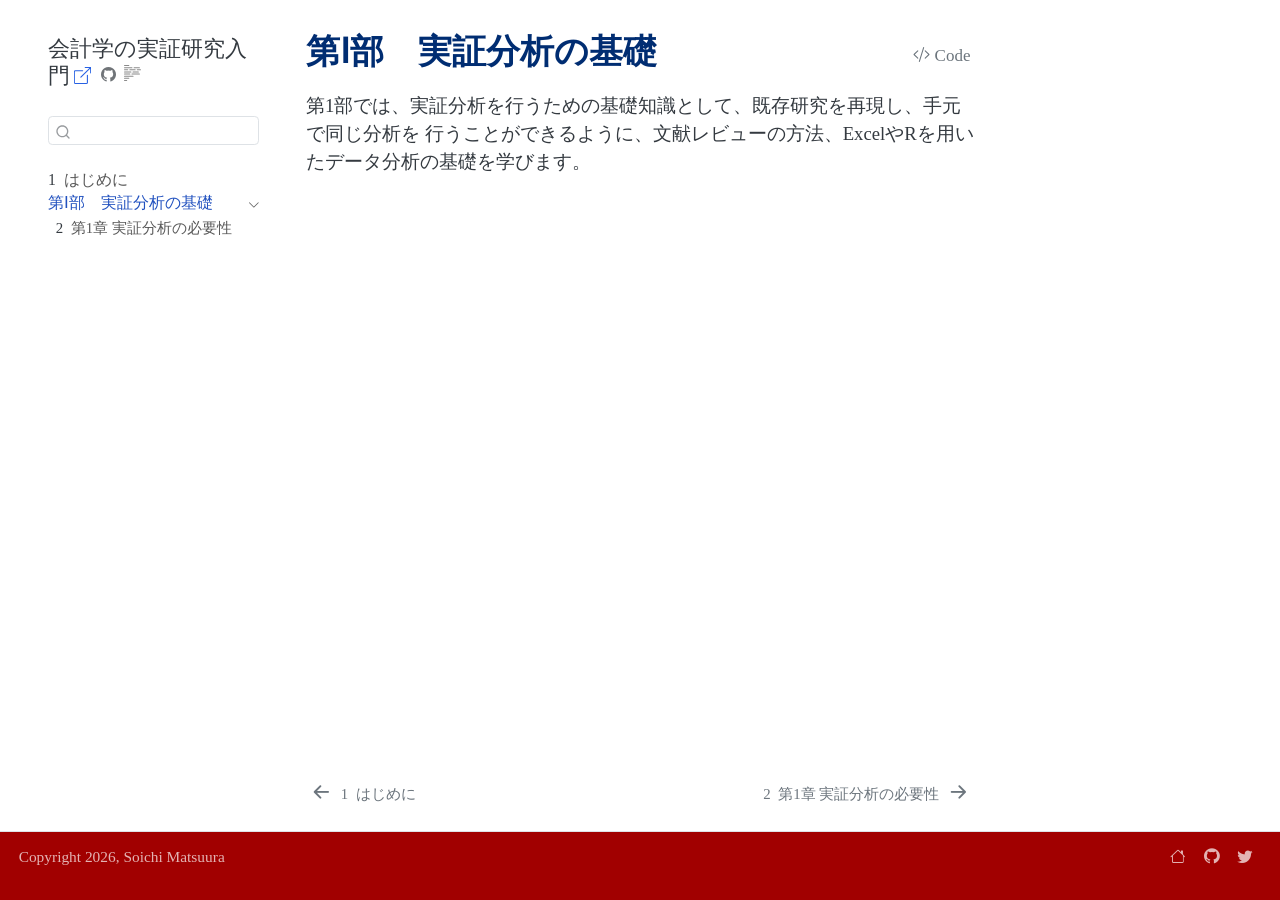
<file: docs/part01.html>
<!DOCTYPE html>
<html xmlns="http://www.w3.org/1999/xhtml" lang="en" xml:lang="en"><head>

<meta charset="utf-8">
<meta name="generator" content="quarto-1.9.38">

<meta name="viewport" content="width=device-width, initial-scale=1.0, user-scalable=yes">

<meta name="author" content="Soichi Matsuura">

<title>第Ⅰ部 実証分析の基礎 – 会計学の実証研究入門</title>
<style>
/* Default styles provided by pandoc.
** See https://pandoc.org/MANUAL.html#variables-for-html for config info.
*/
code{white-space: pre-wrap;}
span.smallcaps{font-variant: small-caps;}
div.columns{display: flex; gap: min(4vw, 1.5em);}
div.column{flex: auto; overflow-x: auto;}
div.hanging-indent{margin-left: 1.5em; text-indent: -1.5em;}
ul.task-list{list-style: none;}
ul.task-list li input[type="checkbox"] {
  width: 0.8em;
  margin: 0 0.8em 0.2em -1em; /* quarto-specific, see https://github.com/quarto-dev/quarto-cli/issues/4556 */ 
  vertical-align: middle;
}
/* CSS for syntax highlighting */
html { -webkit-text-size-adjust: 100%; }
pre > code.sourceCode { white-space: pre; position: relative; }
pre > code.sourceCode > span { display: inline-block; line-height: 1.25; }
pre > code.sourceCode > span:empty { height: 1.2em; }
.sourceCode { overflow: visible; }
code.sourceCode > span { color: inherit; text-decoration: inherit; }
div.sourceCode { margin: 1em 0; }
pre.sourceCode { margin: 0; }
@media screen {
div.sourceCode { overflow: auto; }
}
@media print {
pre > code.sourceCode { white-space: pre-wrap; }
pre > code.sourceCode > span { text-indent: -5em; padding-left: 5em; }
}
pre.numberSource code
  { counter-reset: source-line 0; }
pre.numberSource code > span
  { position: relative; left: -4em; counter-increment: source-line; }
pre.numberSource code > span > a:first-child::before
  { content: counter(source-line);
    position: relative; left: -1em; text-align: right; vertical-align: baseline;
    border: none; display: inline-block;
    -webkit-touch-callout: none; -webkit-user-select: none;
    -khtml-user-select: none; -moz-user-select: none;
    -ms-user-select: none; user-select: none;
    padding: 0 4px; width: 4em;
  }
pre.numberSource { margin-left: 3em;  padding-left: 4px; }
div.sourceCode
  {   }
@media screen {
pre > code.sourceCode > span > a:first-child::before { text-decoration: underline; }
}
</style>


<script src="site_libs/quarto-nav/quarto-nav.js"></script>
<script src="site_libs/quarto-nav/headroom.min.js"></script>
<script src="site_libs/clipboard/clipboard.min.js"></script>
<script src="site_libs/quarto-search/autocomplete.umd.js"></script>
<script src="site_libs/quarto-search/fuse.min.js"></script>
<script src="site_libs/quarto-search/quarto-search.js"></script>
<meta name="quarto:offset" content="./">
<link href="./chapter01.html" rel="next">
<link href="./index.html" rel="prev">
<link href="./img/favicon.ico" rel="icon">
<script src="site_libs/quarto-html/quarto.js" type="module"></script>
<script src="site_libs/quarto-html/tabsets/tabsets.js" type="module"></script>
<script src="site_libs/quarto-html/popper.min.js"></script>
<script src="site_libs/quarto-html/tippy.umd.min.js"></script>
<script src="site_libs/quarto-html/anchor.min.js"></script>
<link href="site_libs/quarto-html/tippy.css" rel="stylesheet">
<link href="site_libs/quarto-html/quarto-syntax-highlighting-5cee525de9e9c723a0ffb6e8c3a362bc.css" rel="stylesheet" class="quarto-color-scheme" id="quarto-text-highlighting-styles">
<link href="site_libs/quarto-html/quarto-syntax-highlighting-dark-69f7bfc42f3ae9ab738005b1049d38df.css" rel="stylesheet" class="quarto-color-scheme quarto-color-alternate" id="quarto-text-highlighting-styles">
<link href="site_libs/quarto-html/quarto-syntax-highlighting-5cee525de9e9c723a0ffb6e8c3a362bc.css" rel="stylesheet" class="quarto-color-scheme-extra" id="quarto-text-highlighting-styles">
<script src="site_libs/bootstrap/bootstrap.min.js"></script>
<link href="site_libs/bootstrap/bootstrap-icons.css" rel="stylesheet">
<link href="site_libs/bootstrap/bootstrap-4821737fae1cfc579e75059a4b0a2faf.min.css" rel="stylesheet" append-hash="true" class="quarto-color-scheme" id="quarto-bootstrap" data-mode="light">
<link href="site_libs/bootstrap/bootstrap-dark-4821737fae1cfc579e75059a4b0a2faf.min.css" rel="stylesheet" append-hash="true" class="quarto-color-scheme quarto-color-alternate" id="quarto-bootstrap" data-mode="light">
<link href="site_libs/bootstrap/bootstrap-4821737fae1cfc579e75059a4b0a2faf.min.css" rel="stylesheet" append-hash="true" class="quarto-color-scheme-extra" id="quarto-bootstrap" data-mode="light">
<script src="site_libs/quarto-contrib/live-runtime/live-runtime.js" type="module"></script>
<link href="site_libs/quarto-contrib/live-runtime/live-runtime.css" rel="stylesheet">
<script id="quarto-search-options" type="application/json">{
  "location": "sidebar",
  "copy-button": false,
  "collapse-after": 3,
  "panel-placement": "start",
  "type": "textbox",
  "limit": 50,
  "keyboard-shortcut": [
    "f",
    "/",
    "s"
  ],
  "show-item-context": false,
  "language": {
    "search-no-results-text": "No results",
    "search-matching-documents-text": "matching documents",
    "search-copy-link-title": "Copy link to search",
    "search-hide-matches-text": "Hide additional matches",
    "search-more-match-text": "more match in this document",
    "search-more-matches-text": "more matches in this document",
    "search-clear-button-title": "Clear",
    "search-text-placeholder": "",
    "search-detached-cancel-button-title": "Cancel",
    "search-submit-button-title": "Submit",
    "search-label": "Search"
  }
}</script>
<script type="module" src="site_libs/quarto-ojs/quarto-ojs-runtime.js"></script>
<link href="site_libs/quarto-ojs/quarto-ojs.css" rel="stylesheet">


<meta name="twitter:title" content="第Ⅰ部　実証分析の基礎 – 会計学の実証研究入門">
<meta name="twitter:description" content="">
<meta name="twitter:card" content="summary">
</head>

<body class="nav-sidebar floating quarto-light">

<div id="quarto-search-results"></div>
  <header id="quarto-header" class="headroom fixed-top">
  <nav class="quarto-secondary-nav">
    <div class="container-fluid d-flex">
      <button type="button" class="quarto-btn-toggle btn" data-bs-toggle="collapse" role="button" data-bs-target=".quarto-sidebar-collapse-item" aria-controls="quarto-sidebar" aria-expanded="false" aria-label="Toggle sidebar navigation" onclick="if (window.quartoToggleHeadroom) { window.quartoToggleHeadroom(); }">
        <i class="bi bi-layout-text-sidebar-reverse"></i>
      </button>
        <nav class="quarto-page-breadcrumbs" aria-label="breadcrumb"><ol class="breadcrumb"><li class="breadcrumb-item"><a href="./part01.html">第Ⅰ部　実証分析の基礎</a></li></ol></nav>
        <a class="flex-grow-1" role="navigation" data-bs-toggle="collapse" data-bs-target=".quarto-sidebar-collapse-item" aria-controls="quarto-sidebar" aria-expanded="false" aria-label="Toggle sidebar navigation" onclick="if (window.quartoToggleHeadroom) { window.quartoToggleHeadroom(); }">      
        </a>
      <button type="button" class="btn quarto-search-button" aria-label="Search" onclick="window.quartoOpenSearch();">
        <i class="bi bi-search"></i>
      </button>
    </div>
  </nav>
</header>
<!-- content -->
<div id="quarto-content" class="quarto-container page-columns page-rows-contents page-layout-article">
<!-- sidebar -->
  <nav id="quarto-sidebar" class="sidebar collapse collapse-horizontal quarto-sidebar-collapse-item sidebar-navigation floating overflow-auto">
    <div class="pt-lg-2 mt-2 text-left sidebar-header">
    <div class="sidebar-title mb-0 py-0">
      <a href="./">会計学の実証研究入門</a> 
        <div class="sidebar-tools-main">
    <a href="https://github.com/ma2ura/Empirical_Accounting_Research/" title="Source Code" class="quarto-navigation-tool px-1" aria-label="Source Code"><i class="bi bi-github"></i></a>
  <a href="" class="quarto-reader-toggle quarto-navigation-tool px-1" onclick="window.quartoToggleReader(); return false;" title="Toggle reader mode">
  <div class="quarto-reader-toggle-btn">
  <i class="bi"></i>
  </div>
</a>
</div>
    </div>
      </div>
        <div class="mt-2 flex-shrink-0 align-items-center">
        <div class="sidebar-search">
        <div id="quarto-search" class="" title="Search"></div>
        </div>
        </div>
    <div class="sidebar-menu-container"> 
    <ul class="list-unstyled mt-1">
        <li class="sidebar-item">
  <div class="sidebar-item-container"> 
  <a href="./index.html" class="sidebar-item-text sidebar-link">
 <span class="menu-text"><span class="chapter-number">1</span>&nbsp; <span class="chapter-title">はじめに</span></span></a>
  </div>
</li>
        <li class="sidebar-item sidebar-item-section">
      <div class="sidebar-item-container"> 
            <a href="./part01.html" class="sidebar-item-text sidebar-link active">
 <span class="menu-text">第Ⅰ部　実証分析の基礎</span></a>
          <a class="sidebar-item-toggle text-start" data-bs-toggle="collapse" data-bs-target="#quarto-sidebar-section-1" role="navigation" aria-expanded="true" aria-label="Toggle section">
            <i class="bi bi-chevron-right ms-2"></i>
          </a> 
      </div>
      <ul id="quarto-sidebar-section-1" class="collapse list-unstyled sidebar-section depth1 show">  
          <li class="sidebar-item">
  <div class="sidebar-item-container"> 
  <a href="./chapter01.html" class="sidebar-item-text sidebar-link">
 <span class="menu-text"><span class="chapter-number">2</span>&nbsp; <span class="chapter-title">第1章 実証分析の必要性</span></span></a>
  </div>
</li>
      </ul>
  </li>
    </ul>
    </div>
    
</nav>
<div id="quarto-sidebar-glass" class="quarto-sidebar-collapse-item" data-bs-toggle="collapse" data-bs-target=".quarto-sidebar-collapse-item"></div>
<!-- margin-sidebar -->
    <div id="quarto-margin-sidebar" class="sidebar margin-sidebar zindex-bottom">
    </div>
<!-- main -->
<main class="content" id="quarto-document-content">

<header id="title-block-header" class="quarto-title-block default">
<div class="quarto-title">
<div class="quarto-title-block"><div><h1 class="title">第Ⅰ部　実証分析の基礎</h1><button type="button" class="btn code-tools-button" id="quarto-code-tools-source"><i class="bi"></i> Code</button></div></div>
</div>



<div class="quarto-title-meta">

    
  
    
  </div>
  


</header>


<p>第1部では、実証分析を行うための基礎知識として、既存研究を再現し、手元で同じ分析を 行うことができるように、文献レビューの方法、ExcelやRを用いたデータ分析の基礎を学びます。</p>


<!-- -->

<script type="ojs-module-contents">
eyJjb250ZW50cyI6W119
</script>
<div id="exercise-loading-indicator" class="exercise-loading-indicator d-none d-flex align-items-center gap-2">
<div id="exercise-loading-status" class="d-flex gap-2">

</div>
<div class="spinner-grow spinner-grow-sm">

</div>
</div>
<script type="vfs-file">
W10=
</script>

<a onclick="window.scrollTo(0, 0); return false;" role="button" id="quarto-back-to-top"><i class="bi bi-arrow-up"></i> Back to top</a></main> <!-- /main -->
<script type="ojs-module-contents">
eyJjb250ZW50cyI6W119
</script>
<script type="module">
if (window.location.protocol === "file:") { alert("The OJS runtime does not work with file:// URLs. Please use a web server to view this document."); }
window._ojs.paths.runtimeToDoc = "../..";
window._ojs.paths.runtimeToRoot = "../..";
window._ojs.paths.docToRoot = "";
window._ojs.selfContained = false;
window._ojs.runtime.interpretFromScriptTags();
</script>
<script id="quarto-html-after-body" type="application/javascript">
  window.document.addEventListener("DOMContentLoaded", function (event) {
    const icon = "";
    const anchorJS = new window.AnchorJS();
    anchorJS.options = {
      placement: 'right',
      icon: icon
    };
    anchorJS.add('.anchored');
    const isCodeAnnotation = (el) => {
      for (const clz of el.classList) {
        if (clz.startsWith('code-annotation-')) {                     
          return true;
        }
      }
      return false;
    }
    const onCopySuccess = function(e) {
      // button target
      const button = e.trigger;
      // don't keep focus
      button.blur();
      // flash "checked"
      button.classList.add('code-copy-button-checked');
      var currentTitle = button.getAttribute("title");
      button.setAttribute("title", "Copied!");
      let tooltip;
      if (window.bootstrap) {
        button.setAttribute("data-bs-toggle", "tooltip");
        button.setAttribute("data-bs-placement", "left");
        button.setAttribute("data-bs-title", "Copied!");
        tooltip = new bootstrap.Tooltip(button, 
          { trigger: "manual", 
            customClass: "code-copy-button-tooltip",
            offset: [0, -8]});
        tooltip.show();    
      }
      setTimeout(function() {
        if (tooltip) {
          tooltip.hide();
          button.removeAttribute("data-bs-title");
          button.removeAttribute("data-bs-toggle");
          button.removeAttribute("data-bs-placement");
        }
        button.setAttribute("title", currentTitle);
        button.classList.remove('code-copy-button-checked');
      }, 1000);
      // clear code selection
      e.clearSelection();
    }
    const getTextToCopy = function(trigger) {
      const outerScaffold = trigger.parentElement.cloneNode(true);
      const codeEl = outerScaffold.querySelector('code');
      for (const childEl of codeEl.children) {
        if (isCodeAnnotation(childEl)) {
          childEl.remove();
        }
      }
      return codeEl.innerText;
    }
    const clipboard = new window.ClipboardJS('.code-copy-button:not([data-in-quarto-modal])', {
      text: getTextToCopy
    });
    clipboard.on('success', onCopySuccess);
    if (window.document.getElementById('quarto-embedded-source-code-modal')) {
      const clipboardModal = new window.ClipboardJS('.code-copy-button[data-in-quarto-modal]', {
        text: getTextToCopy,
        container: window.document.getElementById('quarto-embedded-source-code-modal')
      });
      clipboardModal.on('success', onCopySuccess);
    }
    const viewSource = window.document.getElementById('quarto-view-source') ||
                       window.document.getElementById('quarto-code-tools-source');
    if (viewSource) {
      const sourceUrl = viewSource.getAttribute("data-quarto-source-url");
      viewSource.addEventListener("click", function(e) {
        if (sourceUrl) {
          // rstudio viewer pane
          if (/\bcapabilities=\b/.test(window.location)) {
            window.open(sourceUrl);
          } else {
            window.location.href = sourceUrl;
          }
        } else {
          const modal = new bootstrap.Modal(document.getElementById('quarto-embedded-source-code-modal'));
          modal.show();
        }
        return false;
      });
    }
    function toggleCodeHandler(show) {
      return function(e) {
        const detailsSrc = window.document.querySelectorAll(".cell > details > .sourceCode");
        for (let i=0; i<detailsSrc.length; i++) {
          const details = detailsSrc[i].parentElement;
          if (show) {
            details.open = true;
          } else {
            details.removeAttribute("open");
          }
        }
        const cellCodeDivs = window.document.querySelectorAll(".cell > .sourceCode");
        const fromCls = show ? "hidden" : "unhidden";
        const toCls = show ? "unhidden" : "hidden";
        for (let i=0; i<cellCodeDivs.length; i++) {
          const codeDiv = cellCodeDivs[i];
          if (codeDiv.classList.contains(fromCls)) {
            codeDiv.classList.remove(fromCls);
            codeDiv.classList.add(toCls);
          } 
        }
        return false;
      }
    }
    const hideAllCode = window.document.getElementById("quarto-hide-all-code");
    if (hideAllCode) {
      hideAllCode.addEventListener("click", toggleCodeHandler(false));
    }
    const showAllCode = window.document.getElementById("quarto-show-all-code");
    if (showAllCode) {
      showAllCode.addEventListener("click", toggleCodeHandler(true));
    }
      var localhostRegex = new RegExp(/^(?:http|https):\/\/localhost\:?[0-9]*\//);
      var mailtoRegex = new RegExp(/^mailto:/);
        var filterRegex = new RegExp("https:\/\/so-ichi\.com");
      var isInternal = (href) => {
          return filterRegex.test(href) || localhostRegex.test(href) || mailtoRegex.test(href);
      }
      // Inspect non-navigation links and adorn them if external
     var links = window.document.querySelectorAll('a[href]:not(.nav-link):not(.navbar-brand):not(.toc-action):not(.sidebar-link):not(.sidebar-item-toggle):not(.pagination-link):not(.no-external):not([aria-hidden]):not(.dropdown-item):not(.quarto-navigation-tool):not(.about-link)');
      for (var i=0; i<links.length; i++) {
        const link = links[i];
        if (!isInternal(link.href)) {
          // undo the damage that might have been done by quarto-nav.js in the case of
          // links that we want to consider external
          if (link.dataset.originalHref !== undefined) {
            link.href = link.dataset.originalHref;
          }
            // default icon
            link.classList.add("external");
        }
      }
    function tippyHover(el, contentFn, onTriggerFn, onUntriggerFn) {
      const config = {
        allowHTML: true,
        maxWidth: 500,
        delay: 100,
        arrow: false,
        appendTo: function(el) {
            return el.parentElement;
        },
        interactive: true,
        interactiveBorder: 10,
        theme: 'quarto',
        placement: 'bottom-start',
      };
      if (contentFn) {
        config.content = contentFn;
      }
      if (onTriggerFn) {
        config.onTrigger = onTriggerFn;
      }
      if (onUntriggerFn) {
        config.onUntrigger = onUntriggerFn;
      }
      window.tippy(el, config); 
    }
    const noterefs = window.document.querySelectorAll('a[role="doc-noteref"]');
    for (var i=0; i<noterefs.length; i++) {
      const ref = noterefs[i];
      tippyHover(ref, function() {
        // use id or data attribute instead here
        let href = ref.getAttribute('data-footnote-href') || ref.getAttribute('href');
        try { href = new URL(href).hash; } catch {}
        const id = href.replace(/^#\/?/, "");
        const note = window.document.getElementById(id);
        if (note) {
          return note.innerHTML;
        } else {
          return "";
        }
      });
    }
    const xrefs = window.document.querySelectorAll('a.quarto-xref');
    const processXRef = (id, note) => {
      // Strip column container classes
      const stripColumnClz = (el) => {
        el.classList.remove("page-full", "page-columns");
        if (el.children) {
          for (const child of el.children) {
            stripColumnClz(child);
          }
        }
      }
      stripColumnClz(note)
      if (id === null || id.startsWith('sec-')) {
        // Special case sections, only their first couple elements
        const container = document.createElement("div");
        if (note.children && note.children.length > 2) {
          container.appendChild(note.children[0].cloneNode(true));
          for (let i = 1; i < note.children.length; i++) {
            const child = note.children[i];
            if (child.tagName === "P" && child.innerText === "") {
              continue;
            } else {
              container.appendChild(child.cloneNode(true));
              break;
            }
          }
          if (window.Quarto?.typesetMath) {
            window.Quarto.typesetMath(container);
          }
          return container.innerHTML
        } else {
          if (window.Quarto?.typesetMath) {
            window.Quarto.typesetMath(note);
          }
          return note.innerHTML;
        }
      } else {
        // Remove any anchor links if they are present
        const anchorLink = note.querySelector('a.anchorjs-link');
        if (anchorLink) {
          anchorLink.remove();
        }
        if (window.Quarto?.typesetMath) {
          window.Quarto.typesetMath(note);
        }
        if (note.classList.contains("callout")) {
          return note.outerHTML;
        } else {
          return note.innerHTML;
        }
      }
    }
    for (var i=0; i<xrefs.length; i++) {
      const xref = xrefs[i];
      tippyHover(xref, undefined, function(instance) {
        instance.disable();
        let url = xref.getAttribute('href');
        let hash = undefined; 
        if (url.startsWith('#')) {
          hash = url;
        } else {
          try { hash = new URL(url).hash; } catch {}
        }
        if (hash) {
          const id = hash.replace(/^#\/?/, "");
          const note = window.document.getElementById(id);
          if (note !== null) {
            try {
              const html = processXRef(id, note.cloneNode(true));
              instance.setContent(html);
            } finally {
              instance.enable();
              instance.show();
            }
          } else {
            // See if we can fetch this
            fetch(url.split('#')[0])
            .then(res => res.text())
            .then(html => {
              const parser = new DOMParser();
              const htmlDoc = parser.parseFromString(html, "text/html");
              const note = htmlDoc.getElementById(id);
              if (note !== null) {
                const html = processXRef(id, note);
                instance.setContent(html);
              } 
            }).finally(() => {
              instance.enable();
              instance.show();
            });
          }
        } else {
          // See if we can fetch a full url (with no hash to target)
          // This is a special case and we should probably do some content thinning / targeting
          fetch(url)
          .then(res => res.text())
          .then(html => {
            const parser = new DOMParser();
            const htmlDoc = parser.parseFromString(html, "text/html");
            const note = htmlDoc.querySelector('main.content');
            if (note !== null) {
              // This should only happen for chapter cross references
              // (since there is no id in the URL)
              // remove the first header
              if (note.children.length > 0 && note.children[0].tagName === "HEADER") {
                note.children[0].remove();
              }
              const html = processXRef(null, note);
              instance.setContent(html);
            } 
          }).finally(() => {
            instance.enable();
            instance.show();
          });
        }
      }, function(instance) {
      });
    }
        let selectedAnnoteEl;
        const selectorForAnnotation = ( cell, annotation) => {
          let cellAttr = 'data-code-cell="' + cell + '"';
          let lineAttr = 'data-code-annotation="' +  annotation + '"';
          const selector = 'span[' + cellAttr + '][' + lineAttr + ']';
          return selector;
        }
        const selectCodeLines = (annoteEl) => {
          const doc = window.document;
          const targetCell = annoteEl.getAttribute("data-target-cell");
          const targetAnnotation = annoteEl.getAttribute("data-target-annotation");
          const annoteSpan = window.document.querySelector(selectorForAnnotation(targetCell, targetAnnotation));
          const lines = annoteSpan.getAttribute("data-code-lines").split(",");
          const lineIds = lines.map((line) => {
            return targetCell + "-" + line;
          })
          let top = null;
          let height = null;
          let parent = null;
          if (lineIds.length > 0) {
              //compute the position of the single el (top and bottom and make a div)
              const el = window.document.getElementById(lineIds[0]);
              top = el.offsetTop;
              height = el.offsetHeight;
              parent = el.parentElement.parentElement;
            if (lineIds.length > 1) {
              const lastEl = window.document.getElementById(lineIds[lineIds.length - 1]);
              const bottom = lastEl.offsetTop + lastEl.offsetHeight;
              height = bottom - top;
            }
            if (top !== null && height !== null && parent !== null) {
              // cook up a div (if necessary) and position it 
              let div = window.document.getElementById("code-annotation-line-highlight");
              if (div === null) {
                div = window.document.createElement("div");
                div.setAttribute("id", "code-annotation-line-highlight");
                div.style.position = 'absolute';
                parent.appendChild(div);
              }
              div.style.top = top - 2 + "px";
              div.style.height = height + 4 + "px";
              div.style.left = 0;
              let gutterDiv = window.document.getElementById("code-annotation-line-highlight-gutter");
              if (gutterDiv === null) {
                gutterDiv = window.document.createElement("div");
                gutterDiv.setAttribute("id", "code-annotation-line-highlight-gutter");
                gutterDiv.style.position = 'absolute';
                const codeCell = window.document.getElementById(targetCell);
                const gutter = codeCell.querySelector('.code-annotation-gutter');
                gutter.appendChild(gutterDiv);
              }
              gutterDiv.style.top = top - 2 + "px";
              gutterDiv.style.height = height + 4 + "px";
            }
            selectedAnnoteEl = annoteEl;
          }
        };
        const unselectCodeLines = () => {
          const elementsIds = ["code-annotation-line-highlight", "code-annotation-line-highlight-gutter"];
          elementsIds.forEach((elId) => {
            const div = window.document.getElementById(elId);
            if (div) {
              div.remove();
            }
          });
          selectedAnnoteEl = undefined;
        };
          // Handle positioning of the toggle
      window.addEventListener(
        "resize",
        throttle(() => {
          elRect = undefined;
          if (selectedAnnoteEl) {
            selectCodeLines(selectedAnnoteEl);
          }
        }, 10)
      );
      function throttle(fn, ms) {
      let throttle = false;
      let timer;
        return (...args) => {
          if(!throttle) { // first call gets through
              fn.apply(this, args);
              throttle = true;
          } else { // all the others get throttled
              if(timer) clearTimeout(timer); // cancel #2
              timer = setTimeout(() => {
                fn.apply(this, args);
                timer = throttle = false;
              }, ms);
          }
        };
      }
        // Attach click handler to the DT
        const annoteDls = window.document.querySelectorAll('dt[data-target-cell]');
        for (const annoteDlNode of annoteDls) {
          annoteDlNode.addEventListener('click', (event) => {
            const clickedEl = event.target;
            if (clickedEl !== selectedAnnoteEl) {
              unselectCodeLines();
              const activeEl = window.document.querySelector('dt[data-target-cell].code-annotation-active');
              if (activeEl) {
                activeEl.classList.remove('code-annotation-active');
              }
              selectCodeLines(clickedEl);
              clickedEl.classList.add('code-annotation-active');
            } else {
              // Unselect the line
              unselectCodeLines();
              clickedEl.classList.remove('code-annotation-active');
            }
          });
        }
    const findCites = (el) => {
      const parentEl = el.parentElement;
      if (parentEl) {
        const cites = parentEl.dataset.cites;
        if (cites) {
          return {
            el,
            cites: cites.split(' ')
          };
        } else {
          return findCites(el.parentElement)
        }
      } else {
        return undefined;
      }
    };
    var bibliorefs = window.document.querySelectorAll('a[role="doc-biblioref"]');
    for (var i=0; i<bibliorefs.length; i++) {
      const ref = bibliorefs[i];
      const citeInfo = findCites(ref);
      if (citeInfo) {
        tippyHover(citeInfo.el, function() {
          var popup = window.document.createElement('div');
          citeInfo.cites.forEach(function(cite) {
            var citeDiv = window.document.createElement('div');
            citeDiv.classList.add('hanging-indent');
            citeDiv.classList.add('csl-entry');
            var biblioDiv = window.document.getElementById('ref-' + cite);
            if (biblioDiv) {
              citeDiv.innerHTML = biblioDiv.innerHTML;
            }
            popup.appendChild(citeDiv);
          });
          return popup.innerHTML;
        });
      }
    }
  });
  </script>
<nav class="page-navigation">
  <div class="nav-page nav-page-previous">
      <a href="./index.html" class="pagination-link" aria-label="はじめに">
        <i class="bi bi-arrow-left-short"></i> <span class="nav-page-text"><span class="chapter-number">1</span>&nbsp; <span class="chapter-title">はじめに</span></span>
      </a>          
  </div>
  <div class="nav-page nav-page-next">
      <a href="./chapter01.html" class="pagination-link" aria-label="第1章 実証分析の必要性">
        <span class="nav-page-text"><span class="chapter-number">2</span>&nbsp; <span class="chapter-title">第1章 実証分析の必要性</span></span> <i class="bi bi-arrow-right-short"></i>
      </a>
  </div>
</nav><div class="modal fade" id="quarto-embedded-source-code-modal" tabindex="-1" aria-labelledby="quarto-embedded-source-code-modal-label" aria-hidden="true"><div class="modal-dialog modal-dialog-scrollable"><div class="modal-content"><div class="modal-header"><h5 class="modal-title" id="quarto-embedded-source-code-modal-label">Source Code</h5><button class="btn-close" data-bs-dismiss="modal"></button></div><div class="modal-body"><div class="">
<div class="code-copy-outer-scaffold"><div class="sourceCode" id="cb1" data-shortcodes="false"><pre class="sourceCode numberSource markdown number-lines code-with-copy"><code class="sourceCode markdown"><span id="cb1-1"><a href="#cb1-1"></a><span class="fu">## 第Ⅰ部　実証分析の基礎</span></span>
<span id="cb1-2"><a href="#cb1-2"></a></span>
<span id="cb1-3"><a href="#cb1-3"></a>第1部では、実証分析を行うための基礎知識として、既存研究を再現し、手元で同じ分析を</span>
<span id="cb1-4"><a href="#cb1-4"></a>行うことができるように、文献レビューの方法、ExcelやRを用いたデータ分析の基礎を学びます。</span></code></pre></div><button title="Copy to Clipboard" class="code-copy-button" data-in-quarto-modal=""><i class="bi"></i></button></div>
</div></div></div></div></div>
</div> <!-- /content -->
<footer class="footer">
  <div class="nav-footer">
    <div class="nav-footer-left">
<p>Copyright 2026, Soichi Matsuura</p>
</div>   
    <div class="nav-footer-center">
      &nbsp;
    </div>
    <div class="nav-footer-right">
      <ul class="footer-items list-unstyled">
    <li class="nav-item compact">
    <a class="nav-link" href="https://so-ichi.com/r.html">
      <i class="bi bi-house" role="img">
</i> 
    </a>
  </li>  
    <li class="nav-item compact">
    <a class="nav-link" href="https://github.com/ma2ura">
      <i class="bi bi-github" role="img">
</i> 
    </a>
  </li>  
    <li class="nav-item compact">
    <a class="nav-link" href="https://twitter.com/matsuura_rits">
      <i class="bi bi-twitter" role="img" aria-label="Twitter">
</i> 
    </a>
  </li>  
</ul>
    </div>
  </div>
</footer>




</body></html>
</file>
<file: docs/site_libs/quarto-html/tippy.css>
.tippy-box[data-animation=fade][data-state=hidden]{opacity:0}[data-tippy-root]{max-width:calc(100vw - 10px)}.tippy-box{position:relative;background-color:#333;color:#fff;border-radius:4px;font-size:14px;line-height:1.4;white-space:normal;outline:0;transition-property:transform,visibility,opacity}.tippy-box[data-placement^=top]>.tippy-arrow{bottom:0}.tippy-box[data-placement^=top]>.tippy-arrow:before{bottom:-7px;left:0;border-width:8px 8px 0;border-top-color:initial;transform-origin:center top}.tippy-box[data-placement^=bottom]>.tippy-arrow{top:0}.tippy-box[data-placement^=bottom]>.tippy-arrow:before{top:-7px;left:0;border-width:0 8px 8px;border-bottom-color:initial;transform-origin:center bottom}.tippy-box[data-placement^=left]>.tippy-arrow{right:0}.tippy-box[data-placement^=left]>.tippy-arrow:before{border-width:8px 0 8px 8px;border-left-color:initial;right:-7px;transform-origin:center left}.tippy-box[data-placement^=right]>.tippy-arrow{left:0}.tippy-box[data-placement^=right]>.tippy-arrow:before{left:-7px;border-width:8px 8px 8px 0;border-right-color:initial;transform-origin:center right}.tippy-box[data-inertia][data-state=visible]{transition-timing-function:cubic-bezier(.54,1.5,.38,1.11)}.tippy-arrow{width:16px;height:16px;color:#333}.tippy-arrow:before{content:"";position:absolute;border-color:transparent;border-style:solid}.tippy-content{position:relative;padding:5px 9px;z-index:1}
</file>
<file: docs/site_libs/quarto-html/quarto-syntax-highlighting-5cee525de9e9c723a0ffb6e8c3a362bc.css>
/* quarto syntax highlight colors */
:root {
  --quarto-hl-ot-color: #003B4F;
  --quarto-hl-at-color: #657422;
  --quarto-hl-ss-color: #20794D;
  --quarto-hl-an-color: #5E5E5E;
  --quarto-hl-fu-color: #4758AB;
  --quarto-hl-st-color: #20794D;
  --quarto-hl-cf-color: #003B4F;
  --quarto-hl-op-color: #5E5E5E;
  --quarto-hl-er-color: #AD0000;
  --quarto-hl-bn-color: #AD0000;
  --quarto-hl-al-color: #AD0000;
  --quarto-hl-va-color: #111111;
  --quarto-hl-bu-color: inherit;
  --quarto-hl-ex-color: inherit;
  --quarto-hl-pp-color: #AD0000;
  --quarto-hl-in-color: #5E5E5E;
  --quarto-hl-vs-color: #20794D;
  --quarto-hl-wa-color: #5E5E5E;
  --quarto-hl-do-color: #5E5E5E;
  --quarto-hl-im-color: #00769E;
  --quarto-hl-ch-color: #20794D;
  --quarto-hl-dt-color: #AD0000;
  --quarto-hl-fl-color: #AD0000;
  --quarto-hl-co-color: #5E5E5E;
  --quarto-hl-cv-color: #5E5E5E;
  --quarto-hl-cn-color: #8f5902;
  --quarto-hl-sc-color: #5E5E5E;
  --quarto-hl-dv-color: #AD0000;
  --quarto-hl-kw-color: #003B4F;
}

/* other quarto variables */
:root {
  --quarto-font-monospace: 0xProto;
}

/* syntax highlight based on Pandoc's rules */
pre > code.sourceCode > span {
  color: #003B4F;
}

code.sourceCode > span {
  color: #003B4F;
}

div.sourceCode,
div.sourceCode pre.sourceCode {
  color: #003B4F;
}

/* Normal */
code span {
  color: #003B4F;
}

/* Alert */
code span.al {
  color: #AD0000;
  font-style: inherit;
}

/* Annotation */
code span.an {
  color: #5E5E5E;
  font-style: inherit;
}

/* Attribute */
code span.at {
  color: #657422;
  font-style: inherit;
}

/* BaseN */
code span.bn {
  color: #AD0000;
  font-style: inherit;
}

/* BuiltIn */
code span.bu {
  font-style: inherit;
}

/* ControlFlow */
code span.cf {
  color: #003B4F;
  font-weight: bold;
  font-style: inherit;
}

/* Char */
code span.ch {
  color: #20794D;
  font-style: inherit;
}

/* Constant */
code span.cn {
  color: #8f5902;
  font-style: inherit;
}

/* Comment */
code span.co {
  color: #5E5E5E;
  font-style: inherit;
}

/* CommentVar */
code span.cv {
  color: #5E5E5E;
  font-style: italic;
}

/* Documentation */
code span.do {
  color: #5E5E5E;
  font-style: italic;
}

/* DataType */
code span.dt {
  color: #AD0000;
  font-style: inherit;
}

/* DecVal */
code span.dv {
  color: #AD0000;
  font-style: inherit;
}

/* Error */
code span.er {
  color: #AD0000;
  font-style: inherit;
}

/* Extension */
code span.ex {
  font-style: inherit;
}

/* Float */
code span.fl {
  color: #AD0000;
  font-style: inherit;
}

/* Function */
code span.fu {
  color: #4758AB;
  font-style: inherit;
}

/* Import */
code span.im {
  color: #00769E;
  font-style: inherit;
}

/* Information */
code span.in {
  color: #5E5E5E;
  font-style: inherit;
}

/* Keyword */
code span.kw {
  color: #003B4F;
  font-weight: bold;
  font-style: inherit;
}

/* Operator */
code span.op {
  color: #5E5E5E;
  font-style: inherit;
}

/* Other */
code span.ot {
  color: #003B4F;
  font-style: inherit;
}

/* Preprocessor */
code span.pp {
  color: #AD0000;
  font-style: inherit;
}

/* SpecialChar */
code span.sc {
  color: #5E5E5E;
  font-style: inherit;
}

/* SpecialString */
code span.ss {
  color: #20794D;
  font-style: inherit;
}

/* String */
code span.st {
  color: #20794D;
  font-style: inherit;
}

/* Variable */
code span.va {
  color: #111111;
  font-style: inherit;
}

/* VerbatimString */
code span.vs {
  color: #20794D;
  font-style: inherit;
}

/* Warning */
code span.wa {
  color: #5E5E5E;
  font-style: italic;
}

.prevent-inlining {
  content: "</";
}

/*# sourceMappingURL=439d6ad1e288a040be6b04413c224dea.css.map */
</file>
<file: docs/site_libs/quarto-html/quarto-syntax-highlighting-dark-69f7bfc42f3ae9ab738005b1049d38df.css>
/* quarto syntax highlight colors */
:root {
  --quarto-hl-al-color: #f07178;
  --quarto-hl-an-color: #d4d0ab;
  --quarto-hl-at-color: #00e0e0;
  --quarto-hl-bn-color: #d4d0ab;
  --quarto-hl-bu-color: #abe338;
  --quarto-hl-ch-color: #abe338;
  --quarto-hl-co-color: #f8f8f2;
  --quarto-hl-cv-color: #ffd700;
  --quarto-hl-cn-color: #ffd700;
  --quarto-hl-cf-color: #ffa07a;
  --quarto-hl-dt-color: #ffa07a;
  --quarto-hl-dv-color: #d4d0ab;
  --quarto-hl-do-color: #f8f8f2;
  --quarto-hl-er-color: #f07178;
  --quarto-hl-ex-color: #00e0e0;
  --quarto-hl-fl-color: #d4d0ab;
  --quarto-hl-fu-color: #ffa07a;
  --quarto-hl-im-color: #abe338;
  --quarto-hl-in-color: #d4d0ab;
  --quarto-hl-kw-color: #ffa07a;
  --quarto-hl-op-color: #ffa07a;
  --quarto-hl-ot-color: #00e0e0;
  --quarto-hl-pp-color: #dcc6e0;
  --quarto-hl-re-color: #00e0e0;
  --quarto-hl-sc-color: #abe338;
  --quarto-hl-ss-color: #abe338;
  --quarto-hl-st-color: #abe338;
  --quarto-hl-va-color: #00e0e0;
  --quarto-hl-vs-color: #abe338;
  --quarto-hl-wa-color: #dcc6e0;
}

/* other quarto variables */
:root {
  --quarto-font-monospace: 0xProto;
}

/* syntax highlight based on Pandoc's rules */
pre > code.sourceCode > span {
  color: #f8f8f2;
}

code.sourceCode > span {
  color: #f8f8f2;
}

div.sourceCode,
div.sourceCode pre.sourceCode {
  color: #f8f8f2;
}

/* Normal */
code span {
  color: #f8f8f2;
}

/* Alert */
code span.al {
  color: #f07178;
}

/* Annotation */
code span.an {
  color: #d4d0ab;
}

/* Attribute */
code span.at {
  color: #00e0e0;
}

/* BaseN */
code span.bn {
  color: #d4d0ab;
}

/* BuiltIn */
code span.bu {
  color: #abe338;
}

/* ControlFlow */
code span.cf {
  font-weight: bold;
  color: #ffa07a;
}

/* Char */
code span.ch {
  color: #abe338;
}

/* Constant */
code span.cn {
  color: #ffd700;
}

/* Comment */
code span.co {
  font-style: italic;
  color: #f8f8f2;
}

/* CommentVar */
code span.cv {
  color: #ffd700;
}

/* Documentation */
code span.do {
  color: #f8f8f2;
}

/* DataType */
code span.dt {
  color: #ffa07a;
}

/* DecVal */
code span.dv {
  color: #d4d0ab;
}

/* Error */
code span.er {
  color: #f07178;
  text-decoration: underline;
}

/* Extension */
code span.ex {
  font-weight: bold;
  color: #00e0e0;
}

/* Float */
code span.fl {
  color: #d4d0ab;
}

/* Function */
code span.fu {
  color: #ffa07a;
}

/* Import */
code span.im {
  color: #abe338;
}

/* Information */
code span.in {
  color: #d4d0ab;
}

/* Keyword */
code span.kw {
  font-weight: bold;
  color: #ffa07a;
}

/* Operator */
code span.op {
  color: #ffa07a;
}

/* Other */
code span.ot {
  color: #00e0e0;
}

/* Preprocessor */
code span.pp {
  color: #dcc6e0;
}

/* RegionMarker */
code span.re {
  background-color: #f8f8f2;
  color: #00e0e0;
}

/* SpecialChar */
code span.sc {
  color: #abe338;
}

/* SpecialString */
code span.ss {
  color: #abe338;
}

/* String */
code span.st {
  color: #abe338;
}

/* Variable */
code span.va {
  color: #00e0e0;
}

/* VerbatimString */
code span.vs {
  color: #abe338;
}

/* Warning */
code span.wa {
  color: #dcc6e0;
}

.prevent-inlining {
  content: "</";
}

/*# sourceMappingURL=26ea41bfd780b6dd30c4fbd3717ad7f4.css.map */
</file>
<file: docs/site_libs/quarto-contrib/live-runtime/live-runtime.css>
.quarto-light{--exercise-main-color: var(--bs-body-color, var(--r-main-color, #212529));--exercise-output-color: var(--bs-black, #000000);--exercise-main-bg: var(--bs-body-bg, var(--r-background-color, #ffffff));--exercise-primary-rgb: var(--bs-primary-rgb, 13, 110, 253);--exercise-gray: var(--bs-gray-300, #dee2e6);--exercise-cap-bg: var(--bs-light-bg-subtle, #f8f8f8);--exercise-line-bg: rgba(var(--exercise-primary-rgb), .05);--exercise-line-gutter-bg: rgba(var(--exercise-primary-rgb), .1);--exercise-code-block-color: var(--quarto-scss-export-code-block-color, var(--exercise-main-color));--exercise-code-block-bg: var(--quarto-scss-export-code-block-bg, var(--exercise-main-bg))}.quarto-dark{--exercise-main-color: var(--bs-body-color, var(--r-main-color, #ffffff));--exercise-output-color: var(--bs-body-color, #ffffff);--exercise-main-bg: var(--bs-body-bg, var(--r-background-color, #222222));--exercise-primary-rgb: var(--bs-primary-rgb, 55, 90, 127);--exercise-gray: var(--bs-gray-700, #434343);--exercise-cap-bg: var(--bs-card-cap-bg, #505050);--exercise-line-bg: rgba(var(--exercise-primary-rgb), .2);--exercise-line-gutter-bg: rgba(var(--exercise-primary-rgb), .4);--exercise-code-block-color: var(--quarto-scss-export-code-block-color, var(--exercise-main-color));--exercise-code-block-bg: var(--quarto-scss-export-code-block-bg, var(--exercise-main-bg))}.webr-ojs-exercise.exercise-solution,.webr-ojs-exercise.exercise-hint{border:var(--exercise-gray) 1px solid;border-radius:5px;padding:1rem}.exercise-hint .exercise-hint,.exercise-solution .exercise-solution{border:none;padding:0}.webr-ojs-exercise.exercise-solution>.callout,.webr-ojs-exercise.exercise-hint>.callout{margin:-1rem;border:0}#exercise-loading-indicator{position:fixed;bottom:0;right:0;font-size:1.2rem;padding:.2rem .75rem;border:1px solid var(--exercise-gray);background-color:var(--exercise-cap-bg);border-top-left-radius:5px}#exercise-loading-indicator>.spinner-grow{min-width:1rem}.exercise-loading-details+.exercise-loading-details:before{content:"/ "}@media only screen and (max-width: 576px){#exercise-loading-indicator{font-size:.8rem;padding:.1rem .5rem}#exercise-loading-indicator>.spinner-grow{min-width:.66rem}#exercise-loading-indicator .gap-2{gap:.2rem!important}#exercise-loading-indicator .spinner-grow{--bs-spinner-width: .66rem;--bs-spinner-height: .66rem}}.btn.btn-exercise-editor:disabled,.btn.btn-exercise-editor.disabled,.btn-exercise-editor fieldset:disabled .btn{transition:opacity .5s}.card.exercise-editor .card-header a.btn{--bs-btn-padding-x: .5rem;--bs-btn-padding-y: .15rem;--bs-btn-font-size: .75rem}.quarto-dark .card.exercise-editor .card-header .btn.btn-outline-dark{--bs-btn-color: #f8f8f8;--bs-btn-border-color: #f8f8f8;--bs-btn-hover-color: #000;--bs-btn-hover-bg: #f8f8f8;--bs-btn-hover-border-color: #f8f8f8;--bs-btn-focus-shadow-rgb: 248, 248, 248;--bs-btn-active-color: #000;--bs-btn-active-bg: #f8f8f8;--bs-btn-active-border-color: #f8f8f8;--bs-btn-active-shadow: inset 0 3px 5px rgba(0, 0, 0, .125);--bs-btn-disabled-color: #f8f8f8;--bs-btn-disabled-bg: transparent;--bs-btn-disabled-border-color: #f8f8f8;--bs-btn-bg: transparent;--bs-gradient: none}.card.exercise-editor{--exercise-min-lines: 0;--exercise-max-lines: infinity;--exercise-font-size: var(--bs-body-font-size, 1rem)}.card.exercise-editor .card-header{padding:.5rem 1rem;background-color:var(--exercise-cap-bg);border-bottom:1px solid rgba(0,0,0,.175)}.card.exercise-editor .cm-editor{color:var(--exercise-code-block-color);background-color:var(--exercise-code-block-bg);max-height:calc(var(--exercise-max-lines) * 1.4 * var(--exercise-font-size) + 8px)}.card.exercise-editor .cm-content{caret-color:var(--exercise-code-block-color)}.card.exercise-editor .cm-cursor,.card.exercise-editor .cm-dropCursor{border-left-color:var(--exercise-code-block-color)}.card.exercise-editor .cm-focused .cm-selectionBackgroundm .cm-selectionBackground,.card.exercise-editor .cm-content ::selection{background-color:rgba(var(--exercise-primary-rgb),.1)}.card.exercise-editor .cm-activeLine{background-color:var(--exercise-line-bg)}.card.exercise-editor .cm-activeLineGutter{background-color:var(--exercise-line-gutter-bg)}.card.exercise-editor .cm-gutters{background-color:var(--exercise-cap-bg);color:var(--exercise-main-color);border-right:1px solid var(--exercise-gray)}.card.exercise-editor .cm-content,.card.exercise-editor .cm-gutter{min-height:calc(var(--exercise-min-lines) * 1.4 * var(--exercise-font-size) + 8px)}.card.exercise-editor .cm-scroller{line-height:1.4;overflow:auto}:root{--exercise-editor-hl-al: var(--quarto-hl-al-color, #AD0000);--exercise-editor-hl-an: var(--quarto-hl-an-color, #5E5E5E);--exercise-editor-hl-at: var(--quarto-hl-at-color, #657422);--exercise-editor-hl-bn: var(--quarto-hl-bn-color, #AD0000);--exercise-editor-hl-ch: var(--quarto-hl-ch-color, #20794D);--exercise-editor-hl-co: var(--quarto-hl-co-color, #5E5E5E);--exercise-editor-hl-cv: var(--quarto-hl-cv-color, #5E5E5E);--exercise-editor-hl-cn: var(--quarto-hl-cn-color, #8f5902);--exercise-editor-hl-cf: var(--quarto-hl-cf-color, #003B4F);--exercise-editor-hl-dt: var(--quarto-hl-dt-color, #AD0000);--exercise-editor-hl-dv: var(--quarto-hl-dv-color, #AD0000);--exercise-editor-hl-do: var(--quarto-hl-do-color, #5E5E5E);--exercise-editor-hl-er: var(--quarto-hl-er-color, #AD0000);--exercise-editor-hl-fl: var(--quarto-hl-fl-color, #AD0000);--exercise-editor-hl-fu: var(--quarto-hl-fu-color, #4758AB);--exercise-editor-hl-im: var(--quarto-hl-im-color, #00769E);--exercise-editor-hl-in: var(--quarto-hl-in-color, #5E5E5E);--exercise-editor-hl-kw: var(--quarto-hl-kw-color, #003B4F);--exercise-editor-hl-op: var(--quarto-hl-op-color, #5E5E5E);--exercise-editor-hl-ot: var(--quarto-hl-ot-color, #003B4F);--exercise-editor-hl-pp: var(--quarto-hl-pp-color, #AD0000);--exercise-editor-hl-sc: var(--quarto-hl-sc-color, #5E5E5E);--exercise-editor-hl-ss: var(--quarto-hl-ss-color, #20794D);--exercise-editor-hl-st: var(--quarto-hl-st-color, #20794D);--exercise-editor-hl-va: var(--quarto-hl-va-color, #111111);--exercise-editor-hl-vs: var(--quarto-hl-vs-color, #20794D);--exercise-editor-hl-wa: var(--quarto-hl-wa-color, #5E5E5E)}*[data-bs-theme=dark]{--exercise-editor-hl-al: var(--quarto-hl-al-color, #f07178);--exercise-editor-hl-an: var(--quarto-hl-an-color, #d4d0ab);--exercise-editor-hl-at: var(--quarto-hl-at-color, #00e0e0);--exercise-editor-hl-bn: var(--quarto-hl-bn-color, #d4d0ab);--exercise-editor-hl-bu: var(--quarto-hl-bu-color, #abe338);--exercise-editor-hl-ch: var(--quarto-hl-ch-color, #abe338);--exercise-editor-hl-co: var(--quarto-hl-co-color, #f8f8f2);--exercise-editor-hl-cv: var(--quarto-hl-cv-color, #ffd700);--exercise-editor-hl-cn: var(--quarto-hl-cn-color, #ffd700);--exercise-editor-hl-cf: var(--quarto-hl-cf-color, #ffa07a);--exercise-editor-hl-dt: var(--quarto-hl-dt-color, #ffa07a);--exercise-editor-hl-dv: var(--quarto-hl-dv-color, #d4d0ab);--exercise-editor-hl-do: var(--quarto-hl-do-color, #f8f8f2);--exercise-editor-hl-er: var(--quarto-hl-er-color, #f07178);--exercise-editor-hl-ex: var(--quarto-hl-ex-color, #00e0e0);--exercise-editor-hl-fl: var(--quarto-hl-fl-color, #d4d0ab);--exercise-editor-hl-fu: var(--quarto-hl-fu-color, #ffa07a);--exercise-editor-hl-im: var(--quarto-hl-im-color, #abe338);--exercise-editor-hl-in: var(--quarto-hl-in-color, #d4d0ab);--exercise-editor-hl-kw: var(--quarto-hl-kw-color, #ffa07a);--exercise-editor-hl-op: var(--quarto-hl-op-color, #ffa07a);--exercise-editor-hl-ot: var(--quarto-hl-ot-color, #00e0e0);--exercise-editor-hl-pp: var(--quarto-hl-pp-color, #dcc6e0);--exercise-editor-hl-re: var(--quarto-hl-re-color, #00e0e0);--exercise-editor-hl-sc: var(--quarto-hl-sc-color, #abe338);--exercise-editor-hl-ss: var(--quarto-hl-ss-color, #abe338);--exercise-editor-hl-st: var(--quarto-hl-st-color, #abe338);--exercise-editor-hl-va: var(--quarto-hl-va-color, #00e0e0);--exercise-editor-hl-vs: var(--quarto-hl-vs-color, #abe338);--exercise-editor-hl-wa: var(--quarto-hl-wa-color, #dcc6e0)}pre>code.sourceCode span.tok-keyword,.exercise-editor-body>.cm-editor span.tok-keyword{color:var(--exercise-editor-hl-kw)}pre>code.sourceCode span.tok-operator,.exercise-editor-body>.cm-editor span.tok-operator{color:var(--exercise-editor-hl-op)}pre>code.sourceCode span.tok-definitionOperator,.exercise-editor-body>.cm-editor span.tok-definitionOperator{color:var(--exercise-editor-hl-ot)}pre>code.sourceCode span.tok-compareOperator,.exercise-editor-body>.cm-editor span.tok-compareOperator{color:var(--exercise-editor-hl-ot)}pre>code.sourceCode span.tok-attributeName,.exercise-editor-body>.cm-editor span.tok-attributeName{color:var(--exercise-editor-hl-at)}pre>code.sourceCode span.tok-controlKeyword,.exercise-editor-body>.cm-editor span.tok-controlKeyword{color:var(--exercise-editor-hl-cf)}pre>code.sourceCode span.tok-comment,.exercise-editor-body>.cm-editor span.tok-comment{color:var(--exercise-editor-hl-co)}pre>code.sourceCode span.tok-string,.exercise-editor-body>.cm-editor span.tok-string{color:var(--exercise-editor-hl-st)}pre>code.sourceCode span.tok-string2,.exercise-editor-body>.cm-editor span.tok-string2{color:var(--exercise-editor-hl-ss)}pre>code.sourceCode span.tok-variableName,.exercise-editor-body>.cm-editor span.tok-variableName{color:var(--exercise-editor-hl-va)}pre>code.sourceCode span.tok-bool,pre>code.sourceCode span.tok-literal,pre>code.sourceCode span.tok-separator,.exercise-editor-body>.cm-editor span.tok-bool,.exercise-editor-body>.cm-editor span.tok-literal,.exercise-editor-body>.cm-editor span.tok-separator{color:var(--exercise-editor-hl-cn)}pre>code.sourceCode span.tok-bool,pre>code.sourceCode span.tok-literal,.exercise-editor-body>.cm-editor span.tok-bool,.exercise-editor-body>.cm-editor span.tok-literal{color:var(--exercise-editor-hl-cn)}pre>code.sourceCode span.tok-number,pre>code.sourceCode span.tok-integer,.exercise-editor-body>.cm-editor span.tok-number,.exercise-editor-body>.cm-editor span.tok-integer{color:var(--exercise-editor-hl-dv)}pre>code.sourceCode span.tok-function-variableName,.exercise-editor-body>.cm-editor span.tok-function-variableName{color:var(--exercise-editor-hl-fu)}pre>code.sourceCode span.tok-function-attributeName,.exercise-editor-body>.cm-editor span.tok-function-attributeName{color:var(--exercise-editor-hl-at)}div.exercise-cell-output.cell-output pre code,div.exercise-cell-output.cell-output-stdout pre code,div.exercise-cell-output.cell-output-stderr pre code{white-space:pre-wrap;word-wrap:break-word}div.exercise-cell-output.cell-output-stdout pre code,div.exercise-cell-output pre code span.cell-output-stdout{color:var(--exercise-output-color, #000000)}div.exercise-cell-output.cell-output-stderr pre code,div.exercise-cell-output pre code span.cell-output-stderr{color:var(--exercise-editor-hl-er, #AD0000)}div.cell-output-pyodide table{border:none;margin:0 auto 1em}div.cell-output-pyodide thead{border-bottom:1px solid var(--exercise-main-color)}div.cell-output-pyodide td,div.cell-output-pyodide th,div.cell-output-pyodide tr{padding:.5em;line-height:normal}div.cell-output-pyodide th{font-weight:700}div.cell-output-display canvas{background-color:#fff}.tab-pane>.exercise-tab-pane-header+div.webr-ojs-exercise{margin-top:1em}.alert .exercise-feedback p:last-child{margin-bottom:0}.alert.exercise-grade{animation-duration:.25s;animation-name:exercise-grade-slidein}@keyframes exercise-grade-slidein{0%{transform:translateY(10px);opacity:0}to{transform:translateY(0);opacity:1}}.alert.exercise-grade p:last-child{margin-bottom:0}.alert.exercise-grade pre{white-space:pre-wrap;color:inherit}.observablehq pre>code.sourceCode{white-space:pre;position:relative}.observablehq div.sourceCode{margin:1em 0!important}.observablehq pre.sourceCode{margin:0!important}@media screen{.observablehq div.sourceCode{overflow:auto}}@media print{.observablehq pre>code.sourceCode{white-space:pre-wrap}.observablehq pre>code.sourceCode>span{text-indent:-5em;padding-left:5em}}.reveal .d-none{display:none!important}.reveal .d-flex{display:flex!important}.reveal .card.exercise-editor .justify-content-between{justify-content:space-between!important}.reveal .card.exercise-editor .align-items-center{align-items:center!important}.reveal .card.exercise-editor .gap-1{gap:.25rem!important}.reveal .card.exercise-editor .gap-2{gap:.5rem!important}.reveal .card.exercise-editor .gap-3{gap:.75rem!important}.reveal .card.exercise-editor{--exercise-font-size: 1.3rem;margin:1rem 0;border:1px solid rgba(0,0,0,.175);border-radius:.375rem;font-size:var(--exercise-font-size);overflow:hidden}.reveal .card.exercise-editor .card-header{padding:.5rem 1rem;background-color:var(--exercise-cap-bg);border-bottom:1px solid rgba(0,0,0,.175)}.reveal .cell-output-webr.cell-output-display,.reveal .cell-output-pyodide.cell-output-display{text-align:center}.quarto-light .reveal .btn.btn-exercise-editor.btn-primary{--exercise-btn-bg: var(--bs-btn-bg, #0d6efd);--exercise-btn-color: var(--bs-btn-color, #ffffff);--exercise-btn-border-color: var(--bs-btn-border-color, #0d6efd);--exercise-btn-hover-border-color: var(--bs-btn-hover-border-color, #0b5ed7);--exercise-btn-hover-bg: var(--bs-btn-hover-bg, #0b5ed7);--exercise-btn-hover-color: var(--bs-btn-hover-color, #ffffff)}.quarto-dark .reveal .btn.btn-exercise-editor.btn-primary{--exercise-btn-bg: var(--bs-btn-bg, #375a7f);--exercise-btn-color: var(--bs-btn-color, #ffffff);--exercise-btn-border-color: var(--bs-btn-border-color, #375a7f);--exercise-btn-hover-border-color: var(--bs-btn-hover-border-color, #2c4866);--exercise-btn-hover-bg: var(--bs-btn-hover-bg, #2c4866);--exercise-btn-hover-color: var(--bs-btn-hover-color, #ffffff)}.quarto-light .reveal .btn.btn-exercise-editor.btn-outline-dark{--exercise-btn-bg: var(--bs-btn-bg, transparent);--exercise-btn-color: var(--bs-btn-color, #333);--exercise-btn-border-color: var(--bs-btn-border-color, #333);--exercise-btn-hover-border-color: var(--bs-btn-hover-border-color, #333);--exercise-btn-hover-bg: var(--bs-btn-hover-bg, #333);--exercise-btn-hover-color: var(--bs-btn-hover-color, #ffffff)}.quarto-dark .reveal .btn.btn-exercise-editor.btn-outline-dark{--exercise-btn-bg: var(--bs-btn-bg, transparent);--exercise-btn-color: var(--bs-btn-color, #f8f8f8);--exercise-btn-border-color: var(--bs-btn-border-color, #f8f8f8);--exercise-btn-hover-border-color: var(--bs-btn-hover-border-color, #f8f8f8);--exercise-btn-hover-bg: var(--bs-btn-hover-bg, #f8f8f8);--exercise-btn-hover-color: var(--bs-btn-hover-color, #000000)}@media only screen and (max-width: 576px){:not(.reveal) .card-header .btn-exercise-editor>.btn-label-exercise-editor{max-width:0px;margin-left:-4px;overflow:hidden;transition:max-width .2s ease-in,margin-left .05s ease-out .2s}:not(.reveal) .card-header .btn-exercise-editor:hover>.btn-label-exercise-editor{position:inherit;max-width:80px;margin-left:0;transition:max-width .2s ease-out .05s,margin-left .05s ease-in}}.reveal .card.exercise-editor .btn-group{border-radius:.375rem;position:relative;display:inline-flex;vertical-align:middle}.reveal .card.exercise-editor .btn-group>.btn{position:relative;flex:1 1 auto}.reveal .card.exercise-editor .btn-group>:not(.btn-check:first-child)+.btn,.reveal .card.exercise-editor .btn-group>.btn-group:not(:first-child){margin-left:-1px}.reveal .card.exercise-editor .btn-group>.btn:not(:last-child):not(.dropdown-toggle),.reveal .card.exercise-editor .btn-group>.btn.dropdown-toggle-split:first-child,.reveal .card.exercise-editor .btn-group>.btn-group:not(:last-child)>.btn{border-top-right-radius:0;border-bottom-right-radius:0}.reveal .card.exercise-editor .btn-group>.btn:nth-child(n+3),.reveal .card.exercise-editor .btn-group>:not(.btn-check)+.btn,.reveal .card.exercise-editor .btn-group>.btn-group:not(:first-child)>.btn{border-top-left-radius:0;border-bottom-left-radius:0}.reveal .btn.btn-exercise-editor{display:inline-block;padding:.25rem .5rem;font-size:1rem;color:var(--exercise-btn-color);background-color:var(--exercise-btn-bg);text-align:center;text-decoration:none;vertical-align:middle;cursor:pointer;user-select:none;border:1px solid var(--exercise-btn-border-color);border-radius:.375rem;transition:color .15s ease-in-out,background-color .15s ease-in-out,border-color .15s ease-in-out,box-shadow .15s ease-in-out}.reveal .btn.btn-exercise-editor:hover{color:var(--exercise-btn-hover-color);background-color:var(--exercise-btn-hover-bg);border-color:var(--exercise-btn-hover-border-color)}.reveal .btn.btn-exercise-editor:disabled,.reveal .btn.btn-exercise-editor.disabled,.reveal .btn-exercise-editor fieldset:disabled .btn{pointer-events:none;opacity:.65}.reveal .card.exercise-editor .spinner-grow{background-color:currentcolor;opacity:0;display:inline-block;width:1.5rem;height:1.5rem;vertical-align:-.125em;border-radius:50%;animation:.75s linear infinite spinner-grow}.reveal .cell-output-container pre code{overflow:auto;max-height:initial}.reveal .alert.exercise-grade{font-size:.55em;position:relative;padding:1rem;margin:1rem 0;border-radius:.25rem;color:var(--exercise-alert-color);background-color:var(--exercise-alert-bg);border:1px solid var(--exercise-alert-border-color)}.reveal .alert.exercise-grade .alert-link{font-weight:700;color:var(--exercise-alert-link-color)}.quarto-light .reveal .exercise-grade.alert-info{--exercise-alert-color: #055160;--exercise-alert-bg: #cff4fc;--exercise-alert-border-color: #9eeaf9;--exercise-alert-link-color: #055160}.quarto-light .reveal .exercise-grade.alert-success{--exercise-alert-color: #0a3622;--exercise-alert-bg: #d1e7dd;--exercise-alert-border-color: #a3cfbb;--exercise-alert-link-color: #0a3622}.quarto-light .reveal .exercise-grade.alert-warning{--exercise-alert-color: #664d03;--exercise-alert-bg: #fff3cd;--exercise-alert-border-color: #ffe69c;--exercise-alert-link-color: #664d03}.quarto-light .reveal .exercise-grade.alert-danger{--exercise-alert-color: #58151c;--exercise-alert-bg: #f8d7da;--exercise-alert-border-color: #f1aeb5;--exercise-alert-link-color: #58151c}.quarto-dark .reveal .exercise-grade.alert-info{--exercise-alert-color: #ffffff;--exercise-alert-bg: #3498db;--exercise-alert-border-color: #3498db;--exercise-alert-link-color: #ffffff}.quarto-dark .reveal .exercise-grade.alert-success{--exercise-alert-color: #ffffff;--exercise-alert-bg: #00bc8c;--exercise-alert-border-color: #00bc8c;--exercise-alert-link-color: #ffffff}.quarto-dark .reveal .exercise-grade.alert-warning{--exercise-alert-color: #ffffff;--exercise-alert-bg: #f39c12;--exercise-alert-border-color: #f39c12;--exercise-alert-link-color: #ffffff}.quarto-dark .reveal .exercise-grade.alert-danger{--exercise-alert-color: #ffffff;--exercise-alert-bg: #e74c3c;--exercise-alert-border-color: #e74c3c;--exercise-alert-link-color: #ffffff}
</file>
<file: docs/site_libs/quarto-ojs/quarto-ojs.css>
span.ojs-inline span div {
  display: inline-block;
}

/* add some breathing room between display outputs and text especially */
div.cell + section,
div.cell + h1,
div.cell + h2,
div.cell + h3,
div.cell + h4,
div.cell + h5,
div.cell + h6,
div.cell + p {
  margin-top: 1rem;
}

div[nodetype="declaration"]:not([data-output="all"])
  div.observablehq:not(observablehq--error) {
  display: none;
}

/* mimic bootstrap behavior which is always correct in observablehq outputs */
.observablehq a:not([href]):not([class]),
.observablehq a:not([href]):not([class]):hover {
  color: inherit;
  text-decoration: none;
}

.observablehq .observablehq--inspect {
  --code-fallback: Consolas, monaco, monospace;
  font-family: var(--bs-font-monospace, var(--code-fallback));
  font-size: 0.8em;
}

.observablehq--field {
  margin-left: 1rem;
}

.observablehq--caret {
  margin-right: 2px;
  vertical-align: baseline;
}

.observablehq--collapsed,
.observablehq--expanded.observablehq--inspect a {
  cursor: pointer;
}

/* classes directly from observable's runtime */
.observablehq--key,
.observablehq--index {
  color: var(--quarto-hl-dt-color);
}

.observablehq--string {
  color: var(--quarto-hl-st-color);
}

.observablehq--bigint,
.observablehq--date,
.observablehq--number,
.observablehq--regexp,
.observablehq--symbol {
  color: var(--quarto-hl-dv-color);
}

.observablehq--null,
.observablehq--boolean,
.observablehq--undefined,
.observablehq--keyword {
  color: var(--quarto-hl-kw-color);
}

/* In addition, their import statements specifically come highlighted by hljs.
   (probably some legacy feature of theirs?) We handle those here as well. 

   Just to be on the safe side, we select on observable's 'md-pre'
   class as well, in case someone else uses hljs and wishes to put
   their own highlighting.

   TODO Note that to make our highlighting consistent, we're
   overriding the "im" class to present like a keyword. I should make
   sure this looks right everywhere, but I don't know how to test it
   comprehensively.
*/

code.javascript span.im {
  color: var(--quarto-hl-kw-color);
}

pre.observablehq--md-pre span.hljs-keyword {
  color: var(--quarto-hl-kw-color);
}

pre.observablehq--md-pre span.hljs-string {
  color: var(--quarto-hl-st-color);
}

pre.observablehq--md-pre .span.hljs-date,
pre.observablehq--md-pre .span.hljs-number,
pre.observablehq--md-pre .span.hljs-regexp,
pre.observablehq--md-pre .span.hljs-symbol {
  color: var(--quarto-hl-dv-color);
}

/* Other general niceties, but it's possible that we should do this on a page-by-page basis */

input {
  vertical-align: middle;
}

input[type="radio"],
input[type="checkbox"] {
  margin: 0px 0px 3px 0px;
}

.observable-in-a-box-waiting-for-module-import {
  visibility: hidden;
}

/* play nicely w/ sidebar layout */
.panel-sidebar .observablehq > form[class^="oi-"] {
  flex-wrap: wrap !important;
}

/* likely that this only makes sense with bootstrap. TODO check with charles */
.observablehq table {
  font-size: 0.9em !important;
}

.quarto-ojs-hide {
  display: none;
}

.quarto-ojs-error-pinpoint {
  border-bottom: 2px dotted #e51400;
  font-weight: 700;
  cursor: pointer;
}

code span.quarto-ojs-error-pinpoint {
  color: inherit;
}

.observablehq--error .observablehq--inspect {
  font-size: 0.875em !important;
}

.observablehq--error .callout {
  margin-bottom: 0;
  margin-top: 0;
}

/* this counteracts the negative margin which observablehq uses in their tables at runtime */
.quarto-ojs-table-fixup {
  padding-left: 14px;
}

div.observablehq input[type="date"] {
  border-style: solid;
  padding: 0.8em 0.5em 0.8em 0.5em;
  border-color: rgba(220, 220, 220, 0.3);
}
</file>
